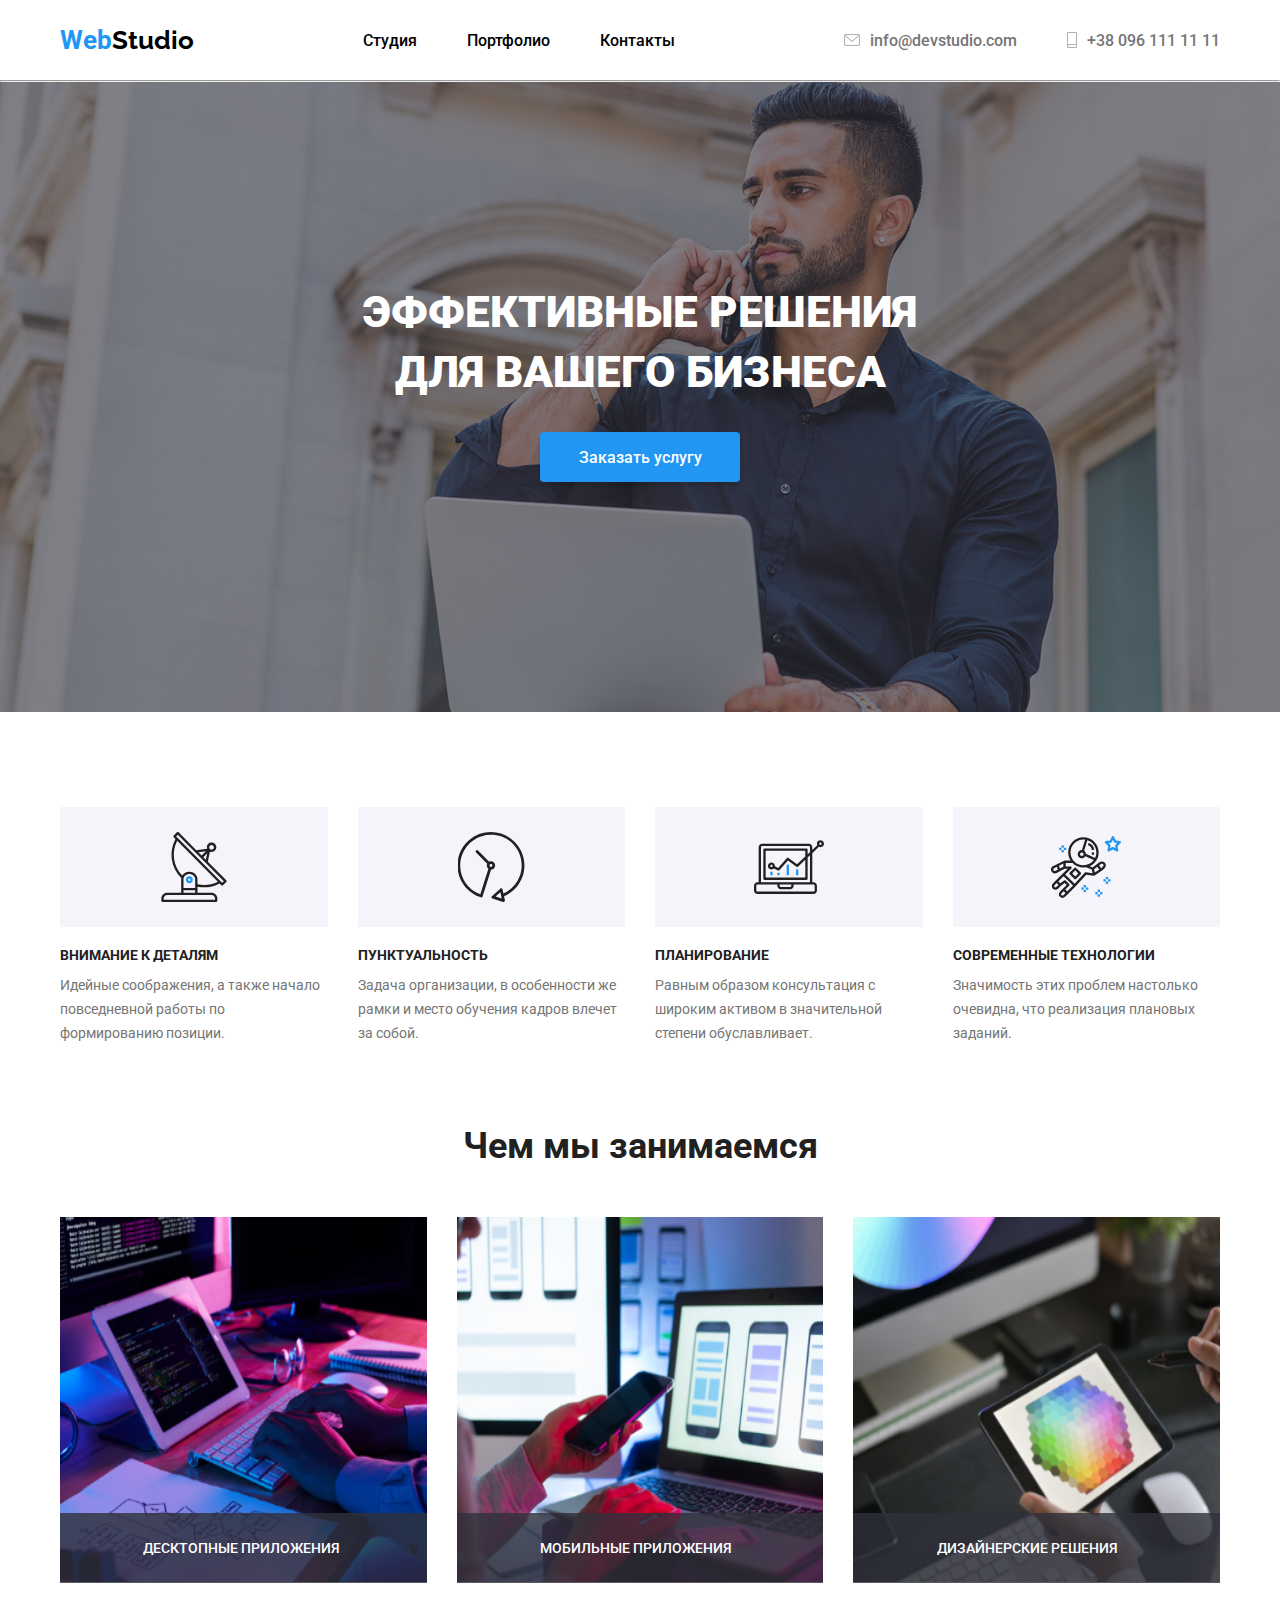
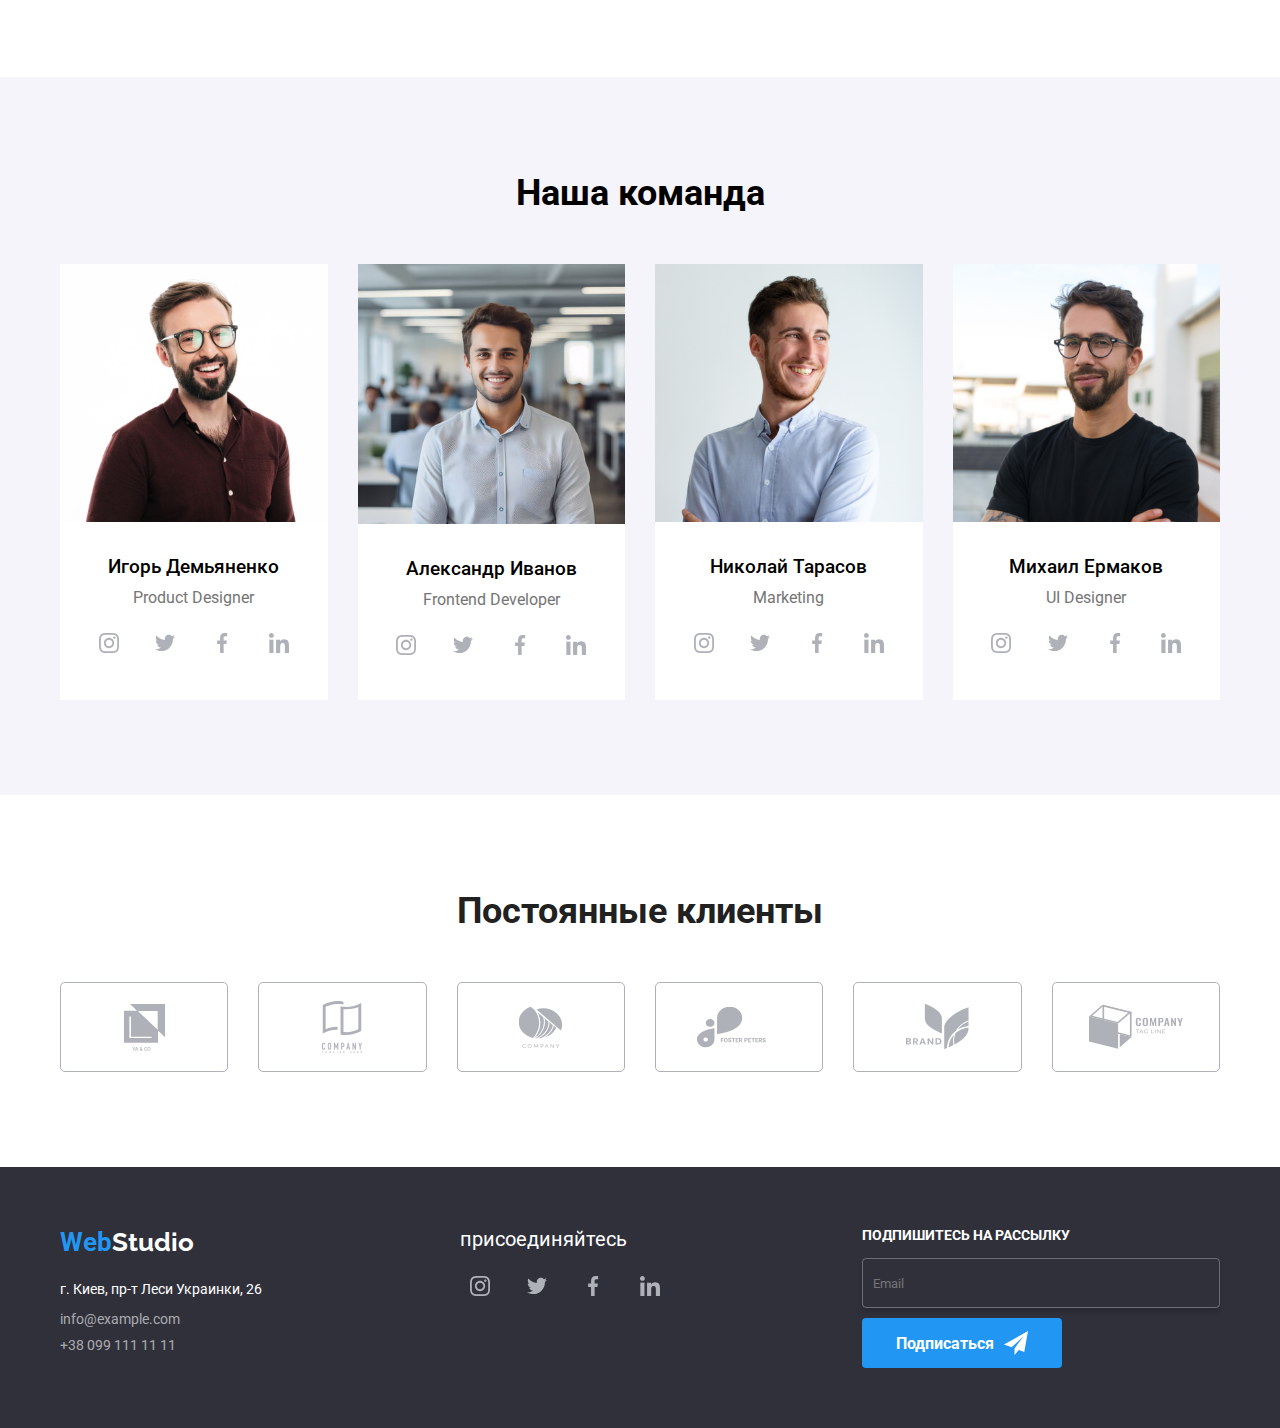
<file: index.html>
<!DOCTYPE html>
<html lang="en">
<head>
    <meta charset="UTF-8">
    <meta http-equiv="X-UA-Compatible" content="IE=edge">
    <meta name="viewport" content="width=device-width, initial-scale=1.0">
    <link rel="icon" href="./icons/WebStudio.svg">
    <title>Web Studio</title>
    <link rel="stylesheet" href="style.css">
</head>
<body>
    <header class="header">
        <div class="container">
            <nav class="navbar">
                <div class="logo">
                    <a href="#"><span>Web</span>Studio</a>
                </div>
                <div class="navbar-center">
                    <img src="icons/hamburger-menu.svg" alt="">
                    <a class="nav-link first-link" href="#">Студия</a>
                    <a class="nav-link second-link" href="portfolio.html">Портфолио</a>
                    <a class="nav-link third-link" href="#">Контакты</a>
                </div>
                <div class="navbar-number">
                    <a class="nav-link email" href="#">
                        <svg class="ico" width="16.000000" height="12.000000" viewBox="0 0 16 12" fill="none" xmlns="http://www.w3.org/2000/svg" xmlns:xlink="http://www.w3.org/1999/xlink">
                            <desc>
                                    Created with Pixso.
                            </desc>
                            <defs/>
                            <path id="envelope (hover)" d="M14.5 0L1.5 0C0.67 0 0 0.67 0 1.5L0 10.5C0 11.32 0.67 12 1.5 12L14.5 12C15.32 12 16 11.32 16 10.5L16 1.5C16 0.67 15.32 0 14.5 0ZM14.5 1C14.56 1 14.63 1.01 14.69 1.03L8 6.83L1.3 1.03C1.36 1.01 1.43 1 1.5 1L14.5 1ZM14.5 11L1.5 11C1.22 11 1 10.77 1 10.5L1 2.09L7.67 7.87C7.76 7.95 7.88 8 8 8C8.11 8 8.23 7.95 8.32 7.87L15 2.09L15 10.5C15 10.77 14.77 11 14.5 11Z" fill="currentColor" fill-opacity="1.000000" fill-rule="nonzero"/>
                        </svg>
                        info@devstudio.com</a>
                    <a class="nav-link" href="#">
                        <svg class="ico" width="10.000000" height="16.000000" viewBox="0 0 10 16" fill="none" xmlns="http://www.w3.org/2000/svg" xmlns:xlink="http://www.w3.org/1999/xlink">
                            <desc>
                                    Created with Pixso.
                            </desc>
                            <defs/>
                            <path d="M8.5 0L1.5 0C0.67 0 0 0.67 0 1.5L0 14.5C0 15.32 0.67 16 1.5 16L8.5 16C9.32 16 10 15.32 10 14.5L10 1.5C10 0.67 9.32 0 8.5 0ZM1.5 1L8.5 1C8.77 1 9 1.22 9 1.5L9 12L1 12L1 1.5C1 1.22 1.22 1 1.5 1ZM8.5 15L1.5 15C1.22 15 1 14.77 1 14.5L1 13L9 13L9 14.5C9 14.77 8.77 15 8.5 15Z" fill="currentColor" fill-opacity="1.000000" fill-rule="nonzero"/>
                            <path d="M2.35 13.73C2.54 13.92 2.54 14.21 2.35 14.39C2.15 14.58 1.84 14.58 1.64 14.39C1.45 14.21 1.45 13.92 1.64 13.73C1.84 13.55 2.15 13.55 2.35 13.73Z" fill="currentColor" fill-opacity="1.000000" fill-rule="nonzero"/>
                        </svg>
                        +38 096 111 11 11</a>
                </div>
            </nav>
        </div>
    </header>
    <hr>
    <main class="main">
        <section class="hero">
            <div class="container">
                <div class="hero-content hero-item">
                    <div class="">
                        <h1 class="hero-title">
                            Эффективные решения <br> для вашего бизнеса
                        </h1>
                        <div class="button-pl">
                            <button class="hero-btn">Заказать услугу</button>
                        </div>
                    </div>
                </div>
            </div>
        </section>
        <section class="feature">
            <div class="container">
                <div class="feature-content">
                    <div class="feature-item">
                        <div class="icon-pl">
                            <img src="icons/antenna 1.svg" alt="">
                        </div>
                        <h3 class="f-item-title">Внимание к деталям</h3>
                        <p class="f-item-p">Идейные соображения, а также  начало  повседневной работы по формированию позиции.</p>
                    </div>
                    <div class="feature-item">
                        <div class="icon-pl">
                            <img src="icons/clock.svg" alt="">
                        </div>
                        <h3 class="f-item-title">Пунктуальность</h3>
                        <p class="f-item-p">Задача организации, в особенности же рамки и место обучения кадров влечет за собой.</p>
                    </div>
                    <div class="feature-item">
                        <div class="icon-pl">
                            <img src="icons/diagram 1.svg" alt="">
                        </div>
                        <h3 class="f-item-title">Планирование</h3>
                        <p class="f-item-p">Равным образом консультация с широким активом в значительной степени обуславливает.</p>
                    </div>
                    <div class="feature-item">
                        <div class="icon-pl">
                            <img src="icons/astronaut 1.svg" alt="">
                        </div>
                        <h3 class="f-item-title">Современные технологии</h3>
                        <p class="f-item-p">Значимость этих проблем настолько очевидна, что реализация плановых заданий.</p>
                    </div>
                </div>
            </div>
        </section>
        <section class="about">
            <div class="container">
                <h2 class="about-title">Чем мы занимаемся</h2>
                <div class="about-content">
                    <div class="about-item">
                        <img src="img/img1.png" alt="About picture" width="357">
                        <div class="liner-gr">
                            <h3 class="img-title">Десктопные приложения</h3>
                        </div>
                    </div>
                    <div class="about-item">
                        <img src="img/img 2.png" alt="About picture" width="357">
                        <div class="liner-gr">
                            <h3 class="img-title">Мобильные приложения</h3>
                        </div>
                    </div>
                    <div class="about-item">
                        <img src="img/img3.png" alt="About picture" width="357">
                        <div class="liner-gr">
                            <h3 class="img-title">Дизайнерские решения</h3>
                        </div>
                    </div>
                </div>
            </div>
        </section>
        <section class="our-team">
            <div class="container team">
                <h2 class="team-title">Наша команда</h2>
                <div class="team-content">
                    <div class="team-item">
                        <img src="team-img/Igor.png" alt="" width="270px">
                        <h3 class="t-item-title">Игорь Демьяненко</h3>
                        <div class="sub-title">Product Designer</div>
                        <div class="social-icons">
                            <div class="icon">
                                <a target="_blank" href="">
                                    <svg class="ico" width="20.000000" height="20.000000" viewBox="0 0 20 20" fill="none" xmlns="http://www.w3.org/2000/svg" xmlns:xlink="http://www.w3.org/1999/xlink">
                                        <desc>
                                                Created with Pixso.
                                        </desc>
                                        <defs>
                                            <clipPath id="clip1_7558">
                                                <rect id="instagram 2" width="20.000000" height="20.000000" fill="white" fill-opacity="0"/>
                                            </clipPath>
                                        </defs>
                                        <rect id="instagram 2" width="20.000000" height="20.000000" fill="#FFFFFF" fill-opacity="0"/>
                                        <g clip-path="url(#clip1_7558)">
                                            <path id="Vector" d="M19.98 5.88C19.93 4.81 19.76 4.08 19.51 3.45C19.26 2.78 18.87 2.18 18.35 1.67C17.85 1.17 17.25 0.77 16.58 0.52C15.95 0.28 15.22 0.1 14.16 0.06C13.09 0.01 12.75 0 10.03 0C7.32 0 6.98 0.01 5.91 0.05C4.85 0.1 4.12 0.27 3.48 0.52C2.81 0.77 2.21 1.16 1.71 1.67C1.2 2.18 0.81 2.78 0.56 3.44C0.31 4.08 0.14 4.81 0.09 5.87C0.04 6.94 0.03 7.28 0.03 10C0.03 12.71 0.04 13.05 0.09 14.12C0.14 15.18 0.31 15.91 0.55 16.55C0.81 17.22 1.2 17.82 1.71 18.32C2.21 18.83 2.82 19.22 3.48 19.47C4.12 19.72 4.84 19.89 5.91 19.94C6.97 19.98 7.31 19.99 10.03 19.99C12.74 19.99 13.08 19.98 14.15 19.94C15.21 19.89 15.94 19.72 16.58 19.47C17.92 18.95 18.98 17.89 19.5 16.55C19.75 15.91 19.92 15.18 19.97 14.12C20.01 13.05 20.03 12.71 20.03 10C20.03 7.28 20.02 6.94 19.98 5.88ZM18.17 14.04C18.13 15.02 17.97 15.54 17.83 15.9C17.49 16.77 16.8 17.46 15.93 17.8C15.58 17.93 15.05 18.1 14.08 18.14C13.02 18.19 12.7 18.2 10.04 18.2C7.37 18.2 7.05 18.19 6 18.14C5.02 18.1 4.49 17.93 4.14 17.8C3.71 17.64 3.31 17.38 2.99 17.05C2.66 16.72 2.41 16.33 2.25 15.9C2.11 15.55 1.94 15.02 1.9 14.04C1.85 12.99 1.84 12.67 1.84 10C1.84 7.34 1.85 7.02 1.9 5.96C1.94 4.99 2.11 4.46 2.25 4.11C2.41 3.68 2.66 3.28 3 2.96C3.32 2.63 3.71 2.37 4.14 2.21C4.5 2.08 5.03 1.91 6 1.87C7.05 1.82 7.37 1.81 10.04 1.81C12.71 1.81 13.03 1.82 14.08 1.87C15.06 1.91 15.58 2.08 15.94 2.21C16.37 2.37 16.76 2.63 17.08 2.96C17.42 3.28 17.67 3.68 17.83 4.11C17.97 4.46 18.13 4.99 18.17 5.96C18.22 7.02 18.23 7.34 18.23 10C18.23 12.67 18.22 12.99 18.17 14.04Z" fill="currentColor" fill-opacity="1.000000" fill-rule="nonzero"/>
                                            <path id="Vector" d="M10.03 4.86C7.2 4.86 4.89 7.16 4.89 10C4.89 12.83 7.2 15.13 10.03 15.13C12.87 15.13 15.17 12.83 15.17 10C15.17 7.16 12.87 4.86 10.03 4.86ZM10.03 13.33C8.19 13.33 6.7 11.84 6.7 10C6.7 8.16 8.19 6.66 10.03 6.66C11.87 6.66 13.36 8.16 13.36 10C13.36 11.84 11.87 13.33 10.03 13.33Z" fill="currentColor" fill-opacity="1.000000" fill-rule="nonzero"/>
                                            <path id="Vector" d="M16.57 4.66C16.57 5.32 16.04 5.86 15.37 5.86C14.71 5.86 14.17 5.32 14.17 4.66C14.17 3.99 14.71 3.46 15.37 3.46C16.04 3.46 16.57 3.99 16.57 4.66Z" fill="currentColor" fill-opacity="1.000000" fill-rule="nonzero"/>
                                        </g>
                                    </svg>
                                </a>
                            </div>
                            <div class="icon">
                                <a target="_blank" href="">
                                    <svg class="ico" width="20.000000" height="20.000000" viewBox="0 0 20 20" fill="none" xmlns="http://www.w3.org/2000/svg" xmlns:xlink="http://www.w3.org/1999/xlink">
                                        <desc>
                                                Created with Pixso.
                                        </desc>
                                        <defs>
                                            <clipPath id="clip1_7552">
                                                <rect id="twitter 1" width="20.000000" height="20.000000" fill="white" fill-opacity="0"/>
                                            </clipPath>
                                        </defs>
                                        <rect id="twitter 1" width="20.000000" height="20.000000" fill="#FFFFFF" fill-opacity="0"/>
                                        <g clip-path="url(#clip1_7552)">
                                            <path id="Vector" d="M20 3.79C19.25 4.12 18.46 4.34 17.63 4.44C18.48 3.93 19.13 3.14 19.44 2.17C18.64 2.65 17.77 2.98 16.84 3.17C16.08 2.37 15.01 1.87 13.84 1.87C11.57 1.87 9.74 3.71 9.74 5.97C9.74 6.3 9.77 6.61 9.84 6.91C6.43 6.74 3.41 5.11 1.39 2.62C1.03 3.23 0.83 3.93 0.83 4.69C0.83 6.11 1.56 7.37 2.65 8.1C1.99 8.09 1.34 7.89 0.8 7.59C0.8 7.6 0.8 7.62 0.8 7.64C0.8 9.63 2.22 11.29 4.08 11.67C3.75 11.76 3.38 11.8 3.01 11.8C2.74 11.8 2.48 11.79 2.23 11.73C2.76 13.36 4.27 14.55 6.06 14.59C4.67 15.68 2.89 16.34 0.98 16.34C0.64 16.34 0.32 16.32 0 16.28C1.81 17.45 3.96 18.12 6.29 18.12C13.83 18.12 17.95 11.87 17.95 6.45C17.95 6.27 17.95 6.1 17.94 5.92C18.75 5.34 19.44 4.62 20 3.79Z" fill="currentColor" fill-opacity="1.000000" fill-rule="nonzero"/>
                                        </g>
                                    </svg>
                                </a>
                            </div>
                            <div class="icon">
                                <a target="_blank" href="">
                                    <svg class="ico" width="20.000000" height="20.000000" viewBox="0 0 20 20" fill="none" xmlns="http://www.w3.org/2000/svg" xmlns:xlink="http://www.w3.org/1999/xlink">
                                        <desc>
                                                Created with Pixso.
                                        </desc>
                                        <defs>
                                            <clipPath id="clip1_7548">
                                                <rect id="facebook 1" width="20.000000" height="20.000000" fill="white" fill-opacity="0"/>
                                            </clipPath>
                                        </defs>
                                        <rect id="facebook 1" width="20.000000" height="20.000000" fill="#FFFFFF" fill-opacity="0"/>
                                        <g clip-path="url(#clip1_7548)">
                                            <path id="Vector" d="M13.33 3.32L15.15 3.32L15.15 0.14C14.84 0.09 13.75 0 12.49 0C9.86 0 8.06 1.65 8.06 4.69L8.06 7.5L5.15 7.5L5.15 11.05L8.06 11.05L8.06 20L11.62 20L11.62 11.05L14.4 11.05L14.85 7.5L11.62 7.5L11.62 5.05C11.62 4.02 11.89 3.32 13.33 3.32Z" fill="currentColor" fill-opacity="1.000000" fill-rule="nonzero"/>
                                        </g>
                                    </svg>
                                    
                                </a>
                            </div>
                            <div class="icon">
                                <a target="_blank" href="">
                                    <svg class="ico" width="20.000000" height="20.000000" viewBox="0 0 20 20" fill="none" xmlns="http://www.w3.org/2000/svg" xmlns:xlink="http://www.w3.org/1999/xlink">
                                        <desc>
                                                Created with Pixso.
                                        </desc>
                                        <defs>
                                            <clipPath id="clip1_7542">
                                                <rect id="linkedin 1" width="20.000000" height="20.000000" fill="white" fill-opacity="0"/>
                                            </clipPath>
                                        </defs>
                                        <rect id="linkedin 1" width="20.000000" height="20.000000" fill="#FFFFFF" fill-opacity="0"/>
                                        <g clip-path="url(#clip1_7542)">
                                            <path id="Vector" d="M19.99 20L19.99 19.99L20 19.99L20 12.66C20 9.07 19.22 6.31 15.03 6.31C13.01 6.31 11.66 7.41 11.11 8.46L11.05 8.46L11.05 6.64L7.07 6.64L7.07 19.99L11.21 19.99L11.21 13.38C11.21 11.64 11.54 9.96 13.7 9.96C15.82 9.96 15.85 11.95 15.85 13.49L15.85 20L19.99 20Z" fill="currentColor" fill-opacity="1.000000" fill-rule="nonzero"/>
                                            <path id="Vector" d="M0.33 6.64L4.47 6.64L4.47 19.99L0.33 19.99L0.33 6.64Z" fill="currentColor" fill-opacity="1.000000" fill-rule="nonzero"/>
                                            <path id="Vector" d="M2.4 0C1.07 0 0 1.07 0 2.4C0 3.72 1.07 4.82 2.4 4.82C3.72 4.82 4.8 3.72 4.8 2.4C4.8 1.07 3.72 0 2.4 0L2.4 0Z" fill="currentColor" fill-opacity="1.000000" fill-rule="nonzero"/>
                                        </g>
                                    </svg>
                                </a>
                            </div>
                        </div>
                    </div>
                    <div class="team-item">
                        <img class="ivanov" src="team-img/dev.jpg" alt="" width="270px">
                        <h3 class="t-item-title">Александр Иванов</h3>
                        <div class="sub-title">Frontend Developer</div>
                        <div class="social-icons">
                            <div class="icon">
                                <a href="">
                                    <svg class="ico" width="20.000000" height="20.000000" viewBox="0 0 20 20" fill="none" xmlns="http://www.w3.org/2000/svg" xmlns:xlink="http://www.w3.org/1999/xlink">
                                        <desc>
                                                Created with Pixso.
                                        </desc>
                                        <defs>
                                            <clipPath id="clip1_7558">
                                                <rect id="instagram 2" width="20.000000" height="20.000000" fill="white" fill-opacity="0"/>
                                            </clipPath>
                                        </defs>
                                        <rect id="instagram 2" width="20.000000" height="20.000000" fill="#FFFFFF" fill-opacity="0"/>
                                        <g clip-path="url(#clip1_7558)">
                                            <path id="Vector" d="M19.98 5.88C19.93 4.81 19.76 4.08 19.51 3.45C19.26 2.78 18.87 2.18 18.35 1.67C17.85 1.17 17.25 0.77 16.58 0.52C15.95 0.28 15.22 0.1 14.16 0.06C13.09 0.01 12.75 0 10.03 0C7.32 0 6.98 0.01 5.91 0.05C4.85 0.1 4.12 0.27 3.48 0.52C2.81 0.77 2.21 1.16 1.71 1.67C1.2 2.18 0.81 2.78 0.56 3.44C0.31 4.08 0.14 4.81 0.09 5.87C0.04 6.94 0.03 7.28 0.03 10C0.03 12.71 0.04 13.05 0.09 14.12C0.14 15.18 0.31 15.91 0.55 16.55C0.81 17.22 1.2 17.82 1.71 18.32C2.21 18.83 2.82 19.22 3.48 19.47C4.12 19.72 4.84 19.89 5.91 19.94C6.97 19.98 7.31 19.99 10.03 19.99C12.74 19.99 13.08 19.98 14.15 19.94C15.21 19.89 15.94 19.72 16.58 19.47C17.92 18.95 18.98 17.89 19.5 16.55C19.75 15.91 19.92 15.18 19.97 14.12C20.01 13.05 20.03 12.71 20.03 10C20.03 7.28 20.02 6.94 19.98 5.88ZM18.17 14.04C18.13 15.02 17.97 15.54 17.83 15.9C17.49 16.77 16.8 17.46 15.93 17.8C15.58 17.93 15.05 18.1 14.08 18.14C13.02 18.19 12.7 18.2 10.04 18.2C7.37 18.2 7.05 18.19 6 18.14C5.02 18.1 4.49 17.93 4.14 17.8C3.71 17.64 3.31 17.38 2.99 17.05C2.66 16.72 2.41 16.33 2.25 15.9C2.11 15.55 1.94 15.02 1.9 14.04C1.85 12.99 1.84 12.67 1.84 10C1.84 7.34 1.85 7.02 1.9 5.96C1.94 4.99 2.11 4.46 2.25 4.11C2.41 3.68 2.66 3.28 3 2.96C3.32 2.63 3.71 2.37 4.14 2.21C4.5 2.08 5.03 1.91 6 1.87C7.05 1.82 7.37 1.81 10.04 1.81C12.71 1.81 13.03 1.82 14.08 1.87C15.06 1.91 15.58 2.08 15.94 2.21C16.37 2.37 16.76 2.63 17.08 2.96C17.42 3.28 17.67 3.68 17.83 4.11C17.97 4.46 18.13 4.99 18.17 5.96C18.22 7.02 18.23 7.34 18.23 10C18.23 12.67 18.22 12.99 18.17 14.04Z" fill="currentColor" fill-opacity="1.000000" fill-rule="nonzero"/>
                                            <path id="Vector" d="M10.03 4.86C7.2 4.86 4.89 7.16 4.89 10C4.89 12.83 7.2 15.13 10.03 15.13C12.87 15.13 15.17 12.83 15.17 10C15.17 7.16 12.87 4.86 10.03 4.86ZM10.03 13.33C8.19 13.33 6.7 11.84 6.7 10C6.7 8.16 8.19 6.66 10.03 6.66C11.87 6.66 13.36 8.16 13.36 10C13.36 11.84 11.87 13.33 10.03 13.33Z" fill="currentColor" fill-opacity="1.000000" fill-rule="nonzero"/>
                                            <path id="Vector" d="M16.57 4.66C16.57 5.32 16.04 5.86 15.37 5.86C14.71 5.86 14.17 5.32 14.17 4.66C14.17 3.99 14.71 3.46 15.37 3.46C16.04 3.46 16.57 3.99 16.57 4.66Z" fill="currentColor" fill-opacity="1.000000" fill-rule="nonzero"/>
                                        </g>
                                    </svg>
                                </a>
                            </div>
                            <div class="icon">
                                <a href="">
                                    <svg class="ico" width="20.000000" height="20.000000" viewBox="0 0 20 20" fill="none" xmlns="http://www.w3.org/2000/svg" xmlns:xlink="http://www.w3.org/1999/xlink">
                                        <desc>
                                                Created with Pixso.
                                        </desc>
                                        <defs>
                                            <clipPath id="clip1_7552">
                                                <rect id="twitter 1" width="20.000000" height="20.000000" fill="white" fill-opacity="0"/>
                                            </clipPath>
                                        </defs>
                                        <rect id="twitter 1" width="20.000000" height="20.000000" fill="#FFFFFF" fill-opacity="0"/>
                                        <g clip-path="url(#clip1_7552)">
                                            <path id="Vector" d="M20 3.79C19.25 4.12 18.46 4.34 17.63 4.44C18.48 3.93 19.13 3.14 19.44 2.17C18.64 2.65 17.77 2.98 16.84 3.17C16.08 2.37 15.01 1.87 13.84 1.87C11.57 1.87 9.74 3.71 9.74 5.97C9.74 6.3 9.77 6.61 9.84 6.91C6.43 6.74 3.41 5.11 1.39 2.62C1.03 3.23 0.83 3.93 0.83 4.69C0.83 6.11 1.56 7.37 2.65 8.1C1.99 8.09 1.34 7.89 0.8 7.59C0.8 7.6 0.8 7.62 0.8 7.64C0.8 9.63 2.22 11.29 4.08 11.67C3.75 11.76 3.38 11.8 3.01 11.8C2.74 11.8 2.48 11.79 2.23 11.73C2.76 13.36 4.27 14.55 6.06 14.59C4.67 15.68 2.89 16.34 0.98 16.34C0.64 16.34 0.32 16.32 0 16.28C1.81 17.45 3.96 18.12 6.29 18.12C13.83 18.12 17.95 11.87 17.95 6.45C17.95 6.27 17.95 6.1 17.94 5.92C18.75 5.34 19.44 4.62 20 3.79Z" fill="currentColor" fill-opacity="1.000000" fill-rule="nonzero"/>
                                        </g>
                                    </svg>
                                </a>
                            </div>
                            <div class="icon">
                                <a href="">
                                    <svg class="ico" width="20.000000" height="20.000000" viewBox="0 0 20 20" fill="none" xmlns="http://www.w3.org/2000/svg" xmlns:xlink="http://www.w3.org/1999/xlink">
                                        <desc>
                                                Created with Pixso.
                                        </desc>
                                        <defs>
                                            <clipPath id="clip1_7548">
                                                <rect id="facebook 1" width="20.000000" height="20.000000" fill="white" fill-opacity="0"/>
                                            </clipPath>
                                        </defs>
                                        <rect id="facebook 1" width="20.000000" height="20.000000" fill="#FFFFFF" fill-opacity="0"/>
                                        <g clip-path="url(#clip1_7548)">
                                            <path id="Vector" d="M13.33 3.32L15.15 3.32L15.15 0.14C14.84 0.09 13.75 0 12.49 0C9.86 0 8.06 1.65 8.06 4.69L8.06 7.5L5.15 7.5L5.15 11.05L8.06 11.05L8.06 20L11.62 20L11.62 11.05L14.4 11.05L14.85 7.5L11.62 7.5L11.62 5.05C11.62 4.02 11.89 3.32 13.33 3.32Z" fill="currentColor" fill-opacity="1.000000" fill-rule="nonzero"/>
                                        </g>
                                    </svg>
                                    
                                </a>
                            </div>
                            <div class="icon">
                                <a href="">
                                    <svg class="ico" width="20.000000" height="20.000000" viewBox="0 0 20 20" fill="none" xmlns="http://www.w3.org/2000/svg" xmlns:xlink="http://www.w3.org/1999/xlink">
                                        <desc>
                                                Created with Pixso.
                                        </desc>
                                        <defs>
                                            <clipPath id="clip1_7542">
                                                <rect id="linkedin 1" width="20.000000" height="20.000000" fill="white" fill-opacity="0"/>
                                            </clipPath>
                                        </defs>
                                        <rect id="linkedin 1" width="20.000000" height="20.000000" fill="#FFFFFF" fill-opacity="0"/>
                                        <g clip-path="url(#clip1_7542)">
                                            <path id="Vector" d="M19.99 20L19.99 19.99L20 19.99L20 12.66C20 9.07 19.22 6.31 15.03 6.31C13.01 6.31 11.66 7.41 11.11 8.46L11.05 8.46L11.05 6.64L7.07 6.64L7.07 19.99L11.21 19.99L11.21 13.38C11.21 11.64 11.54 9.96 13.7 9.96C15.82 9.96 15.85 11.95 15.85 13.49L15.85 20L19.99 20Z" fill="currentColor" fill-opacity="1.000000" fill-rule="nonzero"/>
                                            <path id="Vector" d="M0.33 6.64L4.47 6.64L4.47 19.99L0.33 19.99L0.33 6.64Z" fill="currentColor" fill-opacity="1.000000" fill-rule="nonzero"/>
                                            <path id="Vector" d="M2.4 0C1.07 0 0 1.07 0 2.4C0 3.72 1.07 4.82 2.4 4.82C3.72 4.82 4.8 3.72 4.8 2.4C4.8 1.07 3.72 0 2.4 0L2.4 0Z" fill="currentColor" fill-opacity="1.000000" fill-rule="nonzero"/>
                                        </g>
                                    </svg>
                                </a>
                            </div>
                        </div>
                    </div>
                    <div class="team-item">
                        <img src="team-img/Nikolay.png" alt="" width="270px">
                        <h3 class="t-item-title">Николай Тарасов</h3>
                        <div class="sub-title">Marketing</div>
                        <div class="social-icons">
                            <div class="icon">
                                <a href="">
                                    <svg class="ico" width="20.000000" height="20.000000" viewBox="0 0 20 20" fill="none" xmlns="http://www.w3.org/2000/svg" xmlns:xlink="http://www.w3.org/1999/xlink">
                                        <desc>
                                            Created with Pixso.
                                        </desc>
                                        <defs>
                                            <clipPath id="clip1_7558">
                                                <rect id="instagram 2" width="20.000000" height="20.000000" fill="white" fill-opacity="0"/>
                                            </clipPath>
                                        </defs>
                                        <rect id="instagram 2" width="20.000000" height="20.000000" fill="#FFFFFF" fill-opacity="0"/>
                                        <g clip-path="url(#clip1_7558)">
                                            <path id="Vector" d="M19.98 5.88C19.93 4.81 19.76 4.08 19.51 3.45C19.26 2.78 18.87 2.18 18.35 1.67C17.85 1.17 17.25 0.77 16.58 0.52C15.95 0.28 15.22 0.1 14.16 0.06C13.09 0.01 12.75 0 10.03 0C7.32 0 6.98 0.01 5.91 0.05C4.85 0.1 4.12 0.27 3.48 0.52C2.81 0.77 2.21 1.16 1.71 1.67C1.2 2.18 0.81 2.78 0.56 3.44C0.31 4.08 0.14 4.81 0.09 5.87C0.04 6.94 0.03 7.28 0.03 10C0.03 12.71 0.04 13.05 0.09 14.12C0.14 15.18 0.31 15.91 0.55 16.55C0.81 17.22 1.2 17.82 1.71 18.32C2.21 18.83 2.82 19.22 3.48 19.47C4.12 19.72 4.84 19.89 5.91 19.94C6.97 19.98 7.31 19.99 10.03 19.99C12.74 19.99 13.08 19.98 14.15 19.94C15.21 19.89 15.94 19.72 16.58 19.47C17.92 18.95 18.98 17.89 19.5 16.55C19.75 15.91 19.92 15.18 19.97 14.12C20.01 13.05 20.03 12.71 20.03 10C20.03 7.28 20.02 6.94 19.98 5.88ZM18.17 14.04C18.13 15.02 17.97 15.54 17.83 15.9C17.49 16.77 16.8 17.46 15.93 17.8C15.58 17.93 15.05 18.1 14.08 18.14C13.02 18.19 12.7 18.2 10.04 18.2C7.37 18.2 7.05 18.19 6 18.14C5.02 18.1 4.49 17.93 4.14 17.8C3.71 17.64 3.31 17.38 2.99 17.05C2.66 16.72 2.41 16.33 2.25 15.9C2.11 15.55 1.94 15.02 1.9 14.04C1.85 12.99 1.84 12.67 1.84 10C1.84 7.34 1.85 7.02 1.9 5.96C1.94 4.99 2.11 4.46 2.25 4.11C2.41 3.68 2.66 3.28 3 2.96C3.32 2.63 3.71 2.37 4.14 2.21C4.5 2.08 5.03 1.91 6 1.87C7.05 1.82 7.37 1.81 10.04 1.81C12.71 1.81 13.03 1.82 14.08 1.87C15.06 1.91 15.58 2.08 15.94 2.21C16.37 2.37 16.76 2.63 17.08 2.96C17.42 3.28 17.67 3.68 17.83 4.11C17.97 4.46 18.13 4.99 18.17 5.96C18.22 7.02 18.23 7.34 18.23 10C18.23 12.67 18.22 12.99 18.17 14.04Z" fill="currentColor" fill-opacity="1.000000" fill-rule="nonzero"/>
                                            <path id="Vector" d="M10.03 4.86C7.2 4.86 4.89 7.16 4.89 10C4.89 12.83 7.2 15.13 10.03 15.13C12.87 15.13 15.17 12.83 15.17 10C15.17 7.16 12.87 4.86 10.03 4.86ZM10.03 13.33C8.19 13.33 6.7 11.84 6.7 10C6.7 8.16 8.19 6.66 10.03 6.66C11.87 6.66 13.36 8.16 13.36 10C13.36 11.84 11.87 13.33 10.03 13.33Z" fill="currentColor" fill-opacity="1.000000" fill-rule="nonzero"/>
                                            <path id="Vector" d="M16.57 4.66C16.57 5.32 16.04 5.86 15.37 5.86C14.71 5.86 14.17 5.32 14.17 4.66C14.17 3.99 14.71 3.46 15.37 3.46C16.04 3.46 16.57 3.99 16.57 4.66Z" fill="currentColor" fill-opacity="1.000000" fill-rule="nonzero"/>
                                        </g>
                                    </svg>
                                </a>
                            </div>
                            <div class="icon">
                                <a href="">
                                    <svg class="ico" width="20.000000" height="20.000000" viewBox="0 0 20 20" fill="none" xmlns="http://www.w3.org/2000/svg" xmlns:xlink="http://www.w3.org/1999/xlink">
                                        <desc>
                                                Created with Pixso.
                                        </desc>
                                        <defs>
                                            <clipPath id="clip1_7552">
                                                <rect id="twitter 1" width="20.000000" height="20.000000" fill="white" fill-opacity="0"/>
                                            </clipPath>
                                        </defs>
                                        <rect id="twitter 1" width="20.000000" height="20.000000" fill="#FFFFFF" fill-opacity="0"/>
                                        <g clip-path="url(#clip1_7552)">
                                            <path id="Vector" d="M20 3.79C19.25 4.12 18.46 4.34 17.63 4.44C18.48 3.93 19.13 3.14 19.44 2.17C18.64 2.65 17.77 2.98 16.84 3.17C16.08 2.37 15.01 1.87 13.84 1.87C11.57 1.87 9.74 3.71 9.74 5.97C9.74 6.3 9.77 6.61 9.84 6.91C6.43 6.74 3.41 5.11 1.39 2.62C1.03 3.23 0.83 3.93 0.83 4.69C0.83 6.11 1.56 7.37 2.65 8.1C1.99 8.09 1.34 7.89 0.8 7.59C0.8 7.6 0.8 7.62 0.8 7.64C0.8 9.63 2.22 11.29 4.08 11.67C3.75 11.76 3.38 11.8 3.01 11.8C2.74 11.8 2.48 11.79 2.23 11.73C2.76 13.36 4.27 14.55 6.06 14.59C4.67 15.68 2.89 16.34 0.98 16.34C0.64 16.34 0.32 16.32 0 16.28C1.81 17.45 3.96 18.12 6.29 18.12C13.83 18.12 17.95 11.87 17.95 6.45C17.95 6.27 17.95 6.1 17.94 5.92C18.75 5.34 19.44 4.62 20 3.79Z" fill="currentColor" fill-opacity="1.000000" fill-rule="nonzero"/>
                                        </g>
                                    </svg>
                                </a>
                            </div>
                            <div class="icon">
                                <a href="">
                                    <svg class="ico" width="20.000000" height="20.000000" viewBox="0 0 20 20" fill="none" xmlns="http://www.w3.org/2000/svg" xmlns:xlink="http://www.w3.org/1999/xlink">
                                        <desc>
                                                Created with Pixso.
                                        </desc>
                                        <defs>
                                            <clipPath id="clip1_7548">
                                                <rect id="facebook 1" width="20.000000" height="20.000000" fill="white" fill-opacity="0"/>
                                            </clipPath>
                                        </defs>
                                        <rect id="facebook 1" width="20.000000" height="20.000000" fill="#FFFFFF" fill-opacity="0"/>
                                        <g clip-path="url(#clip1_7548)">
                                            <path id="Vector" d="M13.33 3.32L15.15 3.32L15.15 0.14C14.84 0.09 13.75 0 12.49 0C9.86 0 8.06 1.65 8.06 4.69L8.06 7.5L5.15 7.5L5.15 11.05L8.06 11.05L8.06 20L11.62 20L11.62 11.05L14.4 11.05L14.85 7.5L11.62 7.5L11.62 5.05C11.62 4.02 11.89 3.32 13.33 3.32Z" fill="currentColor" fill-opacity="1.000000" fill-rule="nonzero"/>
                                        </g>
                                    </svg>
                                    
                                </a>
                            </div>
                            <div class="icon">
                                <a href="">
                                    <svg class="ico" width="20.000000" height="20.000000" viewBox="0 0 20 20" fill="none" xmlns="http://www.w3.org/2000/svg" xmlns:xlink="http://www.w3.org/1999/xlink">
                                        <desc>
                                                Created with Pixso.
                                        </desc>
                                        <defs>
                                            <clipPath id="clip1_7542">
                                                <rect id="linkedin 1" width="20.000000" height="20.000000" fill="white" fill-opacity="0"/>
                                            </clipPath>
                                        </defs>
                                        <rect id="linkedin 1" width="20.000000" height="20.000000" fill="#FFFFFF" fill-opacity="0"/>
                                        <g clip-path="url(#clip1_7542)">
                                            <path id="Vector" d="M19.99 20L19.99 19.99L20 19.99L20 12.66C20 9.07 19.22 6.31 15.03 6.31C13.01 6.31 11.66 7.41 11.11 8.46L11.05 8.46L11.05 6.64L7.07 6.64L7.07 19.99L11.21 19.99L11.21 13.38C11.21 11.64 11.54 9.96 13.7 9.96C15.82 9.96 15.85 11.95 15.85 13.49L15.85 20L19.99 20Z" fill="currentColor" fill-opacity="1.000000" fill-rule="nonzero"/>
                                            <path id="Vector" d="M0.33 6.64L4.47 6.64L4.47 19.99L0.33 19.99L0.33 6.64Z" fill="currentColor" fill-opacity="1.000000" fill-rule="nonzero"/>
                                            <path id="Vector" d="M2.4 0C1.07 0 0 1.07 0 2.4C0 3.72 1.07 4.82 2.4 4.82C3.72 4.82 4.8 3.72 4.8 2.4C4.8 1.07 3.72 0 2.4 0L2.4 0Z" fill="currentColor" fill-opacity="1.000000" fill-rule="nonzero"/>
                                        </g>
                                    </svg>
                                </a>
                            </div>
                        </div>
                    </div>
                    <div class="team-item">
                        <img src="team-img/Mihail.png" alt="" width="270px">
                        <h3 class="t-item-title">Михаил Ермаков</h3>
                        <div class="sub-title">UI Designer</div>
                        <div class="social-icons">
                            <div class="icon">
                                <a href="">
                                    <svg class="ico" width="20.000000" height="20.000000" viewBox="0 0 20 20" fill="none" xmlns="http://www.w3.org/2000/svg" xmlns:xlink="http://www.w3.org/1999/xlink">
                                        <desc>
                                                Created with Pixso.
                                        </desc>
                                        <defs>
                                            <clipPath id="clip1_7558">
                                                <rect id="instagram 2" width="20.000000" height="20.000000" fill="white" fill-opacity="0"/>
                                            </clipPath>
                                        </defs>
                                        <rect id="instagram 2" width="20.000000" height="20.000000" fill="#FFFFFF" fill-opacity="0"/>
                                        <g clip-path="url(#clip1_7558)">
                                            <path id="Vector" d="M19.98 5.88C19.93 4.81 19.76 4.08 19.51 3.45C19.26 2.78 18.87 2.18 18.35 1.67C17.85 1.17 17.25 0.77 16.58 0.52C15.95 0.28 15.22 0.1 14.16 0.06C13.09 0.01 12.75 0 10.03 0C7.32 0 6.98 0.01 5.91 0.05C4.85 0.1 4.12 0.27 3.48 0.52C2.81 0.77 2.21 1.16 1.71 1.67C1.2 2.18 0.81 2.78 0.56 3.44C0.31 4.08 0.14 4.81 0.09 5.87C0.04 6.94 0.03 7.28 0.03 10C0.03 12.71 0.04 13.05 0.09 14.12C0.14 15.18 0.31 15.91 0.55 16.55C0.81 17.22 1.2 17.82 1.71 18.32C2.21 18.83 2.82 19.22 3.48 19.47C4.12 19.72 4.84 19.89 5.91 19.94C6.97 19.98 7.31 19.99 10.03 19.99C12.74 19.99 13.08 19.98 14.15 19.94C15.21 19.89 15.94 19.72 16.58 19.47C17.92 18.95 18.98 17.89 19.5 16.55C19.75 15.91 19.92 15.18 19.97 14.12C20.01 13.05 20.03 12.71 20.03 10C20.03 7.28 20.02 6.94 19.98 5.88ZM18.17 14.04C18.13 15.02 17.97 15.54 17.83 15.9C17.49 16.77 16.8 17.46 15.93 17.8C15.58 17.93 15.05 18.1 14.08 18.14C13.02 18.19 12.7 18.2 10.04 18.2C7.37 18.2 7.05 18.19 6 18.14C5.02 18.1 4.49 17.93 4.14 17.8C3.71 17.64 3.31 17.38 2.99 17.05C2.66 16.72 2.41 16.33 2.25 15.9C2.11 15.55 1.94 15.02 1.9 14.04C1.85 12.99 1.84 12.67 1.84 10C1.84 7.34 1.85 7.02 1.9 5.96C1.94 4.99 2.11 4.46 2.25 4.11C2.41 3.68 2.66 3.28 3 2.96C3.32 2.63 3.71 2.37 4.14 2.21C4.5 2.08 5.03 1.91 6 1.87C7.05 1.82 7.37 1.81 10.04 1.81C12.71 1.81 13.03 1.82 14.08 1.87C15.06 1.91 15.58 2.08 15.94 2.21C16.37 2.37 16.76 2.63 17.08 2.96C17.42 3.28 17.67 3.68 17.83 4.11C17.97 4.46 18.13 4.99 18.17 5.96C18.22 7.02 18.23 7.34 18.23 10C18.23 12.67 18.22 12.99 18.17 14.04Z" fill="currentColor" fill-opacity="1.000000" fill-rule="nonzero"/>
                                            <path id="Vector" d="M10.03 4.86C7.2 4.86 4.89 7.16 4.89 10C4.89 12.83 7.2 15.13 10.03 15.13C12.87 15.13 15.17 12.83 15.17 10C15.17 7.16 12.87 4.86 10.03 4.86ZM10.03 13.33C8.19 13.33 6.7 11.84 6.7 10C6.7 8.16 8.19 6.66 10.03 6.66C11.87 6.66 13.36 8.16 13.36 10C13.36 11.84 11.87 13.33 10.03 13.33Z" fill="currentColor" fill-opacity="1.000000" fill-rule="nonzero"/>
                                            <path id="Vector" d="M16.57 4.66C16.57 5.32 16.04 5.86 15.37 5.86C14.71 5.86 14.17 5.32 14.17 4.66C14.17 3.99 14.71 3.46 15.37 3.46C16.04 3.46 16.57 3.99 16.57 4.66Z" fill="currentColor" fill-opacity="1.000000" fill-rule="nonzero"/>
                                        </g>
                                    </svg>
                                </a>
                            </div>
                            <div class="icon">
                                <a href="">
                                    <svg class="ico" width="20.000000" height="20.000000" viewBox="0 0 20 20" fill="none" xmlns="http://www.w3.org/2000/svg" xmlns:xlink="http://www.w3.org/1999/xlink">
                                        <desc>
                                                Created with Pixso.
                                        </desc>
                                        <defs>
                                            <clipPath id="clip1_7552">
                                                <rect id="twitter 1" width="20.000000" height="20.000000" fill="white" fill-opacity="0"/>
                                            </clipPath>
                                        </defs>
                                        <rect id="twitter 1" width="20.000000" height="20.000000" fill="#FFFFFF" fill-opacity="0"/>
                                        <g clip-path="url(#clip1_7552)">
                                            <path id="Vector" d="M20 3.79C19.25 4.12 18.46 4.34 17.63 4.44C18.48 3.93 19.13 3.14 19.44 2.17C18.64 2.65 17.77 2.98 16.84 3.17C16.08 2.37 15.01 1.87 13.84 1.87C11.57 1.87 9.74 3.71 9.74 5.97C9.74 6.3 9.77 6.61 9.84 6.91C6.43 6.74 3.41 5.11 1.39 2.62C1.03 3.23 0.83 3.93 0.83 4.69C0.83 6.11 1.56 7.37 2.65 8.1C1.99 8.09 1.34 7.89 0.8 7.59C0.8 7.6 0.8 7.62 0.8 7.64C0.8 9.63 2.22 11.29 4.08 11.67C3.75 11.76 3.38 11.8 3.01 11.8C2.74 11.8 2.48 11.79 2.23 11.73C2.76 13.36 4.27 14.55 6.06 14.59C4.67 15.68 2.89 16.34 0.98 16.34C0.64 16.34 0.32 16.32 0 16.28C1.81 17.45 3.96 18.12 6.29 18.12C13.83 18.12 17.95 11.87 17.95 6.45C17.95 6.27 17.95 6.1 17.94 5.92C18.75 5.34 19.44 4.62 20 3.79Z" fill="currentColor" fill-opacity="1.000000" fill-rule="nonzero"/>
                                        </g>
                                    </svg>
                                </a>
                            </div>
                            <div class="icon">
                                <a href="">
                                    <svg class="ico" width="20.000000" height="20.000000" viewBox="0 0 20 20" fill="none" xmlns="http://www.w3.org/2000/svg" xmlns:xlink="http://www.w3.org/1999/xlink">
                                        <desc>
                                                Created with Pixso.
                                        </desc>
                                        <defs>
                                            <clipPath id="clip1_7548">
                                                <rect id="facebook 1" width="20.000000" height="20.000000" fill="white" fill-opacity="0"/>
                                            </clipPath>
                                        </defs>
                                        <rect id="facebook 1" width="20.000000" height="20.000000" fill="#FFFFFF" fill-opacity="0"/>
                                        <g clip-path="url(#clip1_7548)">
                                            <path id="Vector" d="M13.33 3.32L15.15 3.32L15.15 0.14C14.84 0.09 13.75 0 12.49 0C9.86 0 8.06 1.65 8.06 4.69L8.06 7.5L5.15 7.5L5.15 11.05L8.06 11.05L8.06 20L11.62 20L11.62 11.05L14.4 11.05L14.85 7.5L11.62 7.5L11.62 5.05C11.62 4.02 11.89 3.32 13.33 3.32Z" fill="currentColor" fill-opacity="1.000000" fill-rule="nonzero"/>
                                        </g>
                                    </svg>
                                    
                                </a>
                            </div>
                            <div class="icon">
                                <a href="">
                                    <svg class="ico" width="20.000000" height="20.000000" viewBox="0 0 20 20" fill="none" xmlns="http://www.w3.org/2000/svg" xmlns:xlink="http://www.w3.org/1999/xlink">
                                        <desc>
                                                Created with Pixso.
                                        </desc>
                                        <defs>
                                            <clipPath id="clip1_7542">
                                                <rect id="linkedin 1" width="20.000000" height="20.000000" fill="white" fill-opacity="0"/>
                                            </clipPath>
                                        </defs>
                                        <rect id="linkedin 1" width="20.000000" height="20.000000" fill="#FFFFFF" fill-opacity="0"/>
                                        <g clip-path="url(#clip1_7542)">
                                            <path id="Vector" d="M19.99 20L19.99 19.99L20 19.99L20 12.66C20 9.07 19.22 6.31 15.03 6.31C13.01 6.31 11.66 7.41 11.11 8.46L11.05 8.46L11.05 6.64L7.07 6.64L7.07 19.99L11.21 19.99L11.21 13.38C11.21 11.64 11.54 9.96 13.7 9.96C15.82 9.96 15.85 11.95 15.85 13.49L15.85 20L19.99 20Z" fill="currentColor" fill-opacity="1.000000" fill-rule="nonzero"/>
                                            <path id="Vector" d="M0.33 6.64L4.47 6.64L4.47 19.99L0.33 19.99L0.33 6.64Z" fill="currentColor" fill-opacity="1.000000" fill-rule="nonzero"/>
                                            <path id="Vector" d="M2.4 0C1.07 0 0 1.07 0 2.4C0 3.72 1.07 4.82 2.4 4.82C3.72 4.82 4.8 3.72 4.8 2.4C4.8 1.07 3.72 0 2.4 0L2.4 0Z" fill="currentColor" fill-opacity="1.000000" fill-rule="nonzero"/>
                                        </g>
                                    </svg>
                                </a>
                            </div>
                        </div>
                    </div>
                </div>
            </div>
        </section>
        <section class="clients">
            <div class="container">
                <h2 class="clients-title">Постоянные клиенты</h2>
                <div class="client-content">
                    <div class="client-item">
                        <svg width="41.000000" height="47.000000" viewBox="0 0 41 47" fill="none" xmlns="http://www.w3.org/2000/svg" xmlns:xlink="http://www.w3.org/1999/xlink">
                            <desc>
                                    Created with Pixso.
                            </desc>
                            <defs/>
                            <path id="Union" d="M6 0L13.0078 6.63412L0 6.62646L0 38.8137L34 38.8137L34 26.507L41 33.1338L41 0L6 0ZM33.6924 6.91795L33.6924 25.7283L13.8226 6.91795L33.6924 6.91795ZM27.5232 34.1055L5.38013 34.1055L5.38013 12.4579L6.94531 12.4579L6.94531 32.6397L27.5232 32.6397L27.5232 34.1055ZM15.7677 45.4554Q15.7334 45.5697 15.7334 45.6943Q15.7334 45.9603 15.8442 46.1668Q15.9205 46.3091 16.0496 46.4231Q16.0789 46.449 16.11 46.4725Q16.4146 46.7026 16.8931 46.7026Q17.2883 46.7026 17.6013 46.5421Q17.7059 46.4885 17.8013 46.417L18.0015 46.6538L18.6899 46.6538L18.1675 46.0361Q18.4751 45.6162 18.4751 44.9595L17.96 44.9595Q17.96 45.2796 17.8414 45.5472Q17.8271 45.5797 17.811 45.6113L17.125 44.8008L17.3667 44.625Q17.623 44.4395 17.7354 44.2527Q17.7839 44.1719 17.8115 44.0844Q17.8477 43.9698 17.8477 43.8438Q17.8477 43.6753 17.7858 43.534Q17.7238 43.3927 17.5999 43.2786Q17.54 43.2235 17.4722 43.1817Q17.2584 43.0503 16.9639 43.0503Q16.6029 43.0503 16.366 43.2217Q16.3209 43.2544 16.2803 43.2932Q16.2213 43.3497 16.176 43.4156Q16.0264 43.6331 16.0264 43.9536Q16.0264 44.1245 16.1082 44.3076Q16.1899 44.4907 16.3975 44.752Q16.002 45.0352 15.8677 45.2415Q15.8013 45.3435 15.7677 45.4554ZM22.7621 46.2343Q22.996 45.9422 23.0381 45.4966L22.4229 45.4966Q22.374 45.8774 22.1909 46.041Q22.0078 46.2046 21.644 46.2046Q21.4076 46.2046 21.2389 46.0977Q21.1235 46.0247 21.0398 45.9019Q20.8335 45.5991 20.8335 45.0229L20.8335 44.708Q20.8384 44.1392 21.0544 43.845Q21.1366 43.7331 21.2458 43.6637Q21.4237 43.5508 21.6733 43.5508Q22.02 43.5508 22.1995 43.7205Q22.3789 43.8901 22.4229 44.2734L23.0381 44.2734Q22.988 43.7756 22.7195 43.4697Q22.6733 43.4171 22.6206 43.3701Q22.5745 43.329 22.5245 43.2932Q22.186 43.0503 21.6733 43.0503Q21.3052 43.0503 21.0107 43.1975Q20.9556 43.2251 20.9031 43.2578Q20.8109 43.3152 20.7307 43.386Q20.5205 43.5713 20.3916 43.8486Q20.2134 44.2319 20.2134 44.7349L20.2134 45.0669Q20.2207 45.5576 20.3965 45.9287Q20.525 46.2 20.7325 46.3807Q20.8088 46.4471 20.8958 46.5012Q20.9453 46.5321 20.9973 46.5582Q21.2844 46.7026 21.644 46.7026Q22.2025 46.7026 22.557 46.4337Q22.5884 46.4099 22.6182 46.384Q22.6975 46.315 22.7621 46.2343ZM26.2461 45.886Q26.4268 45.4917 26.4268 44.9692L26.4268 44.7715Q26.4243 44.2515 26.2412 43.8596Q26.1 43.5574 25.868 43.3642Q25.7992 43.3068 25.7224 43.259Q25.6571 43.2184 25.588 43.1857Q25.3021 43.0503 24.9521 43.0503Q24.6088 43.0503 24.327 43.1822Q24.2523 43.2172 24.1819 43.2615Q24.1158 43.303 24.0557 43.3518Q23.8099 43.5509 23.6619 43.8706Q23.4775 44.2686 23.4775 44.7886L23.4775 44.9888Q23.48 45.499 23.6643 45.8896Q23.802 46.1816 24.0258 46.3733Q24.1013 46.4381 24.1868 46.4915Q24.2678 46.5421 24.3544 46.5806Q24.6285 46.7026 24.957 46.7026Q25.3097 46.7026 25.5964 46.5651Q25.6649 46.5322 25.7297 46.4915Q25.8077 46.4424 25.8773 46.3834Q26.1074 46.1887 26.2461 45.886ZM10.6089 43.0991L9.79102 44.7837L8.97314 43.0991L8.28711 43.0991L9.48096 45.3452L9.48096 46.6538L10.1011 46.6538L10.1011 45.3452L11.2925 43.0991L10.6089 43.0991ZM11.6367 46.6538L11.9248 45.8262L13.3018 45.8262L13.5923 46.6538L14.2368 46.6538L12.8916 43.0991L12.3374 43.0991L10.9946 46.6538L11.6367 46.6538ZM16.8345 44.4541Q16.583 44.144 16.583 43.939Q16.583 43.8028 16.6428 43.7023Q16.6614 43.6712 16.6855 43.6436Q16.7209 43.6031 16.7648 43.5766Q16.8479 43.5264 16.9614 43.5264Q17.0742 43.5264 17.1594 43.5748Q17.196 43.5956 17.2275 43.6252Q17.286 43.6803 17.3119 43.7478Q17.3325 43.8016 17.3325 43.8633Q17.3325 43.9798 17.2859 44.073Q17.2485 44.1477 17.1812 44.2075L17.1055 44.2686L16.8345 44.4541ZM25.5857 43.8779Q25.8091 44.1929 25.8091 44.7837L25.8091 44.9692Q25.8091 45.5698 25.5881 45.8823Q25.4957 46.0131 25.3701 46.0892Q25.1956 46.1948 24.957 46.1948Q24.7395 46.1948 24.5729 46.1026Q24.4292 46.0231 24.3235 45.875Q24.0952 45.5552 24.0952 44.9692L24.0952 44.7642Q24.1001 44.1904 24.3259 43.8767Q24.4293 43.7331 24.5692 43.6552Q24.735 43.563 24.9521 43.563Q25.1865 43.563 25.3599 43.6658Q25.49 43.7429 25.5857 43.8779ZM12.6133 43.8535L13.1284 45.3281L12.0981 45.3281L12.6133 43.8535ZM17.0764 46.2131Q16.9949 46.229 16.9102 46.229Q16.694 46.229 16.5487 46.1275Q16.5151 46.1041 16.4854 46.0752Q16.4341 46.0255 16.3994 45.9662Q16.3267 45.8417 16.3267 45.6748Q16.3267 45.6172 16.3386 45.5621Q16.3857 45.3443 16.6196 45.167L16.6953 45.1133L17.4717 46.0288Q17.2841 46.1726 17.0764 46.2131Z" clip-rule="evenodd" fill="currentColor" fill-opacity="1.000000" fill-rule="evenodd"/>
                        </svg>
                    </div>
                    <div class="client-item">
                        <svg width="40.000000" height="52.000000" viewBox="0 0 40 52" fill="none" xmlns="http://www.w3.org/2000/svg" xmlns:xlink="http://www.w3.org/1999/xlink">
                            <desc>
                                    Created with Pixso.
                            </desc>
                            <defs/>
                            <path id="Union" d="M16.9771 2.93452L17.1136 2.93452C17.3666 2.93452 17.6398 2.95995 17.9105 2.98283C19.1031 3.06696 20.2874 3.24551 21.4521 3.51685L21.4521 0.653534C20.2528 0.352631 19.0297 0.157776 17.7966 0.0711975C17.3286 0.0355988 16.8303 0.0127106 16.3193 0L15.8917 0C13.4169 0.00930786 10.9526 0.327057 8.55554 0.945969C5.82532 1.62688 3.20471 2.69275 0.771606 4.11189L0.771606 32.5086C3.11438 31.2357 5.60718 30.2643 8.19128 29.6173C10.2317 29.0967 12.3175 28.7765 14.4194 28.6612L14.5029 28.6612C14.8546 28.6434 15.2062 28.6332 15.568 28.6306L15.568 25.7216C12.8368 25.7567 10.1194 26.1178 7.4729 26.7972C6.4939 27.0515 5.54773 27.3261 4.65979 27.6313L3.64795 27.9746L3.64795 5.83344L4.08044 5.62492C7.38171 4.05951 10.9523 3.14864 14.5966 2.94215C14.6268 2.93994 14.6573 2.93994 14.6876 2.94215C15.0898 2.9218 15.4946 2.91164 15.8917 2.91164L16.3472 2.91164C16.5571 2.91672 16.7671 2.9218 16.9771 2.93452ZM22.1528 5.86139C22.7877 5.9097 23.4454 5.93259 24.1108 5.93259C26.7125 5.92308 29.3031 5.59084 31.824 4.94339C34.4069 4.29396 36.8986 3.32178 39.2411 2.04956L39.2411 29.9402C36.8066 31.3585 34.1853 32.4243 31.4546 33.1061C29.0571 33.7227 26.593 34.0396 24.1184 34.0496C22.2433 34.0647 20.3737 33.8443 18.553 33.3935L18.553 5.32228C18.983 5.42146 19.4258 5.513 19.876 5.58929C20.6147 5.7139 21.3938 5.80544 22.1528 5.86139ZM36.347 6.07753L35.3352 6.41829C34.4042 6.73106 33.4657 7.01077 32.5221 7.25998C29.7749 7.96596 26.9514 8.32809 24.1158 8.33818C23.4556 8.33818 22.8485 8.32037 22.2616 8.28224L21.4546 8.22884L21.4546 31.0057L22.1477 31.0667C22.7903 31.1227 23.453 31.1506 24.1208 31.1506C26.3544 31.1412 28.5781 30.8533 30.7412 30.2937C32.5223 29.8469 34.2552 29.2243 35.9144 28.4348L36.347 28.2263L36.347 6.07753Z" clip-rule="evenodd" fill="currentColor" fill-opacity="1.000000" fill-rule="evenodd"/>
                            <path id="Vector" d="M2.73 42.21C2.59 42.06 2.41 41.94 2.22 41.86C2.02 41.78 1.82 41.74 1.61 41.75C1.38 41.75 1.16 41.79 0.96 41.87C0.77 41.95 0.59 42.06 0.45 42.21C0.31 42.35 0.2 42.53 0.12 42.72C0.04 42.92 0.01 43.13 0.01 43.34L0.01 47.14C0 47.41 0.05 47.67 0.16 47.92C0.25 48.11 0.38 48.28 0.54 48.42C0.69 48.55 0.87 48.64 1.06 48.69C1.24 48.75 1.43 48.77 1.62 48.77C1.84 48.78 2.04 48.73 2.24 48.64C2.43 48.56 2.6 48.44 2.74 48.29C2.88 48.14 3 47.97 3.07 47.78C3.15 47.59 3.2 47.38 3.2 47.18L3.2 46.75L2.2 46.75L2.2 47.09C2.21 47.21 2.19 47.32 2.15 47.43C2.11 47.51 2.06 47.58 2 47.64C1.94 47.69 1.87 47.73 1.79 47.75C1.73 47.77 1.66 47.79 1.59 47.79C1.5 47.8 1.41 47.78 1.33 47.75C1.24 47.71 1.17 47.66 1.12 47.58C1.03 47.43 0.98 47.25 0.99 47.07L0.99 43.54C0.98 43.34 1.02 43.15 1.11 42.97C1.16 42.89 1.23 42.83 1.32 42.79C1.41 42.75 1.5 42.73 1.6 42.74C1.68 42.74 1.77 42.76 1.84 42.79C1.92 42.83 1.99 42.89 2.04 42.96C2.15 43.1 2.21 43.28 2.2 43.46L2.2 43.79L3.18 43.79L3.18 43.41C3.19 43.18 3.15 42.95 3.06 42.74C2.99 42.54 2.88 42.36 2.73 42.21Z" fill="currentColor" fill-opacity="1.000000" fill-rule="nonzero"/>
                            <path id="Vector" d="M8.62 42.16C8.31 41.9 7.91 41.75 7.5 41.75C7.29 41.75 7.09 41.78 6.9 41.85C6.71 41.92 6.53 42.03 6.38 42.16C6.22 42.31 6.08 42.49 6 42.7C5.9 42.93 5.85 43.18 5.85 43.43L5.85 47.07C5.84 47.33 5.89 47.58 6 47.81C6.09 48.01 6.22 48.18 6.38 48.32C6.53 48.46 6.71 48.57 6.9 48.64C7.09 48.71 7.29 48.75 7.5 48.75C7.7 48.75 7.9 48.71 8.09 48.64C8.28 48.57 8.47 48.46 8.62 48.32C8.78 48.18 8.91 48.01 9 47.81C9.1 47.58 9.15 47.33 9.14 47.07L9.14 43.43C9.15 43.18 9.1 42.93 9 42.7C8.91 42.5 8.78 42.31 8.62 42.16ZM8.16 47.07C8.17 47.17 8.16 47.26 8.12 47.36C8.09 47.45 8.03 47.53 7.96 47.6C7.83 47.71 7.67 47.77 7.5 47.77C7.33 47.77 7.16 47.71 7.03 47.6C6.96 47.53 6.91 47.45 6.87 47.36C6.84 47.26 6.82 47.17 6.83 47.07L6.83 43.43C6.82 43.33 6.84 43.24 6.87 43.14C6.91 43.05 6.96 42.97 7.03 42.9C7.16 42.79 7.33 42.73 7.5 42.73C7.67 42.73 7.83 42.79 7.96 42.9C8.03 42.97 8.09 43.05 8.12 43.14C8.16 43.24 8.17 43.33 8.16 43.43L8.16 47.07Z" fill="currentColor" fill-opacity="1.000000" fill-rule="nonzero"/>
                            <path id="Vector" d="M16.36 48.69L16.36 41.81L15.41 41.81L14.16 45.45L14.14 45.45L12.88 41.81L11.93 41.81L11.93 48.69L12.92 48.69L12.92 44.5L12.93 44.5L13.9 47.47L14.39 47.47L15.36 44.5L15.38 44.5L15.38 48.69L16.36 48.69Z" fill="currentColor" fill-opacity="1.000000" fill-rule="nonzero"/>
                            <path id="Vector" d="M21.95 42.29C21.8 42.12 21.61 41.99 21.4 41.91C21.17 41.84 20.93 41.8 20.68 41.81L19.22 41.81L19.22 48.69L20.2 48.69L20.2 46L20.71 46C21.01 46.02 21.32 45.95 21.59 45.82C21.82 45.69 22 45.51 22.13 45.29C22.25 45.11 22.32 44.9 22.36 44.69C22.4 44.43 22.41 44.17 22.41 43.91C22.42 43.58 22.39 43.24 22.31 42.92C22.25 42.68 22.12 42.47 21.95 42.29ZM21.45 44.39C21.44 44.51 21.41 44.64 21.36 44.75C21.3 44.85 21.21 44.94 21.1 44.99C20.96 45.05 20.8 45.08 20.64 45.08L20.19 45.08L20.19 42.73L20.7 42.73C20.85 42.73 21 42.76 21.14 42.82C21.24 42.88 21.32 42.97 21.37 43.07C21.42 43.2 21.45 43.33 21.46 43.46C21.46 43.6 21.46 43.76 21.46 43.92C21.46 44.08 21.47 44.24 21.46 44.39L21.45 44.39Z" fill="currentColor" fill-opacity="1.000000" fill-rule="nonzero"/>
                            <path id="Vector" d="M26.6 41.81L25.8 41.81L24.28 48.69L25.26 48.69L25.55 47.21L26.89 47.21L27.18 48.69L28.16 48.69L26.6 41.81ZM25.7 46.28L26.18 43.78L26.2 43.78L26.68 46.28L25.7 46.28Z" fill="currentColor" fill-opacity="1.000000" fill-rule="nonzero"/>
                            <path id="Vector" d="M32.94 45.96L32.93 45.96L31.44 41.81L30.5 41.81L30.5 48.69L31.48 48.69L31.48 44.55L31.5 44.55L33 48.69L33.93 48.69L33.93 41.81L32.94 41.81L32.94 45.96Z" fill="currentColor" fill-opacity="1.000000" fill-rule="nonzero"/>
                            <path id="Vector" d="M38.94 41.81L38.15 44.54L38.13 44.54L37.34 41.81L36.3 41.81L37.65 45.78L37.65 48.69L38.63 48.69L38.63 45.78L39.98 41.81L38.94 41.81Z" fill="currentColor" fill-opacity="1.000000" fill-rule="nonzero"/>
                            <path id="Vector" d="M0 50.64L0.47 50.64L0.47 51.97L0.79 51.97L0.79 50.64L1.26 50.64L1.26 50.37L0 50.37L0 50.64Z" fill="currentColor" fill-opacity="1.000000" fill-rule="nonzero"/>
                            <path id="Vector" d="M3.97 50.37L3.35 51.97L3.69 51.97L3.82 51.6L4.46 51.6L4.6 51.97L4.95 51.97L4.31 50.37L3.97 50.37ZM3.92 51.33L4.14 50.74L4.36 51.33L3.92 51.33Z" fill="currentColor" fill-opacity="1.000000" fill-rule="nonzero"/>
                            <path id="Vector" d="M7.9 51.38L8.27 51.38L8.27 51.58C8.16 51.67 8.03 51.72 7.89 51.72C7.83 51.72 7.76 51.71 7.7 51.68C7.65 51.66 7.59 51.62 7.55 51.57C7.47 51.44 7.43 51.3 7.43 51.15C7.43 50.79 7.59 50.61 7.9 50.61C7.98 50.61 8.06 50.63 8.12 50.67C8.19 50.72 8.24 50.79 8.26 50.87L8.57 50.81C8.51 50.49 8.28 50.34 7.9 50.34C7.69 50.33 7.49 50.41 7.34 50.54C7.26 50.62 7.19 50.72 7.15 50.83C7.11 50.93 7.1 51.05 7.11 51.16C7.1 51.38 7.17 51.59 7.31 51.76C7.39 51.84 7.48 51.9 7.59 51.94C7.69 51.98 7.81 52 7.92 51.99C8.17 52 8.41 51.91 8.6 51.74L8.6 51.11L7.9 51.11L7.9 51.38Z" fill="currentColor" fill-opacity="1.000000" fill-rule="nonzero"/>
                            <path id="Vector" d="M11.92 50.37L11.59 50.37L11.59 51.97L12.71 51.97L12.71 51.7L11.92 51.7L11.92 50.37Z" fill="currentColor" fill-opacity="1.000000" fill-rule="nonzero"/>
                            <path id="Vector" d="M14.99 50.37L15.31 50.37L15.31 51.97L14.99 51.97L14.99 50.37Z" fill="currentColor" fill-opacity="1.000000" fill-rule="evenodd"/>
                            <path id="Vector" d="M18.63 51.44L17.98 50.37L17.66 50.37L17.66 51.97L17.96 51.97L17.96 50.92L18.61 51.97L18.93 51.97L18.93 50.37L18.63 50.37L18.63 51.44Z" fill="currentColor" fill-opacity="1.000000" fill-rule="nonzero"/>
                            <path id="Vector" d="M21.63 51.26L22.43 51.26L22.43 50.99L21.63 50.99L21.63 50.64L22.49 50.64L22.49 50.37L21.31 50.37L21.31 51.97L22.52 51.97L22.52 51.7L21.63 51.7L21.63 51.26Z" fill="currentColor" fill-opacity="1.000000" fill-rule="nonzero"/>
                            <path id="Vector" d="M28.91 51L28.28 51L28.28 50.37L27.96 50.37L27.96 51.97L28.28 51.97L28.28 51.27L28.91 51.27L28.91 51.97L29.23 51.97L29.23 50.37L28.91 50.37L28.91 51Z" fill="currentColor" fill-opacity="1.000000" fill-rule="nonzero"/>
                            <path id="Vector" d="M31.93 51.26L32.72 51.26L32.72 50.99L31.93 50.99L31.93 50.64L32.79 50.64L32.79 50.37L31.6 50.37L31.6 51.97L32.82 51.97L32.82 51.7L31.93 51.7L31.93 51.26Z" fill="currentColor" fill-opacity="1.000000" fill-rule="nonzero"/>
                            <path id="Vector" d="M36.02 51.26C36.3 51.22 36.44 51.07 36.44 50.82C36.45 50.75 36.44 50.68 36.41 50.62C36.38 50.56 36.34 50.5 36.28 50.46C36.14 50.39 35.97 50.36 35.81 50.37L35.14 50.37L35.14 51.97L35.46 51.97L35.46 51.3L35.52 51.3C35.59 51.29 35.66 51.31 35.72 51.33C35.77 51.36 35.81 51.4 35.83 51.45L36.18 51.96L36.57 51.96L36.37 51.65C36.29 51.49 36.16 51.36 36.02 51.26ZM35.69 51.04L35.46 51.04L35.46 50.64L35.71 50.64C35.82 50.63 35.93 50.64 36.04 50.68C36.06 50.7 36.08 50.72 36.09 50.75C36.1 50.78 36.11 50.81 36.11 50.84C36.1 50.88 36.1 50.91 36.08 50.93C36.07 50.96 36.05 50.98 36.02 51C35.92 51.04 35.8 51.05 35.69 51.04Z" fill="currentColor" fill-opacity="1.000000" fill-rule="nonzero"/>
                            <path id="Vector" d="M39.1 51.26L39.9 51.26L39.9 50.99L39.1 50.99L39.1 50.64L39.96 50.64L39.96 50.37L38.78 50.37L38.78 51.97L40 51.97L40 51.7L39.1 51.7L39.1 51.26Z" fill="currentColor" fill-opacity="1.000000" fill-rule="nonzero"/>
                        </svg>
                    </div>
                    <div class="client-item">
                        <svg width="44.000000" height="41.000000" viewBox="0 0 44 41" fill="none" xmlns="http://www.w3.org/2000/svg" xmlns:xlink="http://www.w3.org/1999/xlink">
                            <desc>
                                    Created with Pixso.
                            </desc>
                            <defs/>
                            <path id="Vector" d="M6.4 40.1C6.42 40.1 6.43 40.1 6.45 40.11C6.46 40.11 6.47 40.12 6.49 40.13L6.7 40.34C6.53 40.51 6.33 40.64 6.09 40.73C5.82 40.83 5.52 40.88 5.22 40.88C4.94 40.88 4.66 40.84 4.4 40.74C4.17 40.66 3.96 40.53 3.79 40.37C3.61 40.2 3.48 40 3.39 39.79C3.29 39.55 3.25 39.3 3.25 39.05C3.25 38.8 3.3 38.54 3.4 38.31C3.49 38.09 3.64 37.89 3.82 37.73C4.01 37.56 4.23 37.44 4.48 37.35C4.74 37.26 5.03 37.21 5.32 37.22C5.59 37.21 5.85 37.25 6.1 37.34C6.32 37.42 6.52 37.53 6.69 37.67L6.5 37.9C6.49 37.91 6.48 37.92 6.46 37.94C6.44 37.95 6.41 37.95 6.38 37.95C6.36 37.95 6.33 37.94 6.31 37.93L6.21 37.87L6.07 37.79C6.01 37.77 5.95 37.74 5.89 37.72C5.81 37.69 5.72 37.68 5.64 37.66C5.53 37.64 5.42 37.64 5.32 37.64C5.11 37.63 4.9 37.67 4.71 37.74C4.53 37.8 4.37 37.89 4.24 38.02C4.1 38.15 4 38.3 3.93 38.46C3.85 38.65 3.81 38.85 3.82 39.05C3.81 39.25 3.85 39.45 3.93 39.65C3.99 39.81 4.1 39.96 4.23 40.09C4.36 40.21 4.51 40.3 4.68 40.36C4.86 40.43 5.05 40.46 5.25 40.46C5.36 40.46 5.47 40.45 5.58 40.44C5.76 40.42 5.93 40.37 6.08 40.28C6.16 40.24 6.23 40.19 6.3 40.13C6.33 40.11 6.36 40.1 6.4 40.1Z" fill="currentColor" fill-opacity="1.000000" fill-rule="nonzero"/>
                            <path id="Vector" d="M12.7 39.05C12.7 39.3 12.65 39.55 12.55 39.79C12.46 40 12.32 40.19 12.14 40.36C11.96 40.52 11.74 40.65 11.5 40.73C10.96 40.91 10.37 40.91 9.84 40.73C9.6 40.65 9.38 40.52 9.2 40.36C9.02 40.19 8.88 39.99 8.78 39.78C8.59 39.3 8.59 38.78 8.78 38.3C8.88 38.09 9.02 37.89 9.2 37.72C9.38 37.56 9.6 37.44 9.84 37.36C10.37 37.18 10.96 37.18 11.5 37.36C11.74 37.45 11.96 37.57 12.14 37.74C12.32 37.9 12.46 38.09 12.55 38.31C12.65 38.54 12.7 38.8 12.7 39.05ZM12.13 39.05C12.13 38.85 12.1 38.65 12.02 38.46C11.96 38.29 11.86 38.14 11.73 38.01C11.6 37.89 11.45 37.8 11.27 37.73C10.88 37.6 10.45 37.6 10.07 37.73C9.89 37.8 9.73 37.89 9.6 38.01C9.47 38.14 9.37 38.29 9.31 38.46C9.17 38.84 9.17 39.26 9.31 39.64C9.37 39.8 9.47 39.96 9.6 40.08C9.73 40.2 9.89 40.3 10.07 40.36C10.45 40.49 10.88 40.49 11.27 40.36C11.45 40.3 11.6 40.2 11.73 40.08C11.86 39.96 11.96 39.8 12.02 39.64C12.1 39.45 12.13 39.25 12.13 39.05Z" fill="currentColor" fill-opacity="1.000000" fill-rule="nonzero"/>
                            <path id="Vector" d="M17 39.67L17.05 39.8C17.08 39.76 17.09 39.71 17.12 39.67C17.14 39.63 17.16 39.58 17.19 39.54L18.58 37.34C18.61 37.3 18.63 37.28 18.66 37.27C18.7 37.26 18.74 37.26 18.77 37.26L19.19 37.26L19.19 40.84L18.7 40.84L18.7 38.21C18.7 38.17 18.7 38.13 18.7 38.09C18.7 38.05 18.7 38.01 18.7 37.97L17.3 40.2C17.28 40.24 17.25 40.26 17.21 40.28C17.18 40.3 17.14 40.31 17.09 40.31L17.02 40.31C16.97 40.31 16.93 40.3 16.9 40.28C16.86 40.26 16.83 40.24 16.81 40.2L15.37 37.96C15.37 38 15.37 38.04 15.37 38.09C15.37 38.13 15.37 38.17 15.37 38.2L15.37 40.83L14.9 40.83L14.9 37.26L15.31 37.26C15.35 37.26 15.39 37.26 15.43 37.27C15.46 37.28 15.49 37.31 15.5 37.34L16.93 39.54C16.95 39.58 16.98 39.63 17 39.67Z" fill="currentColor" fill-opacity="1.000000" fill-rule="nonzero"/>
                            <path id="Vector" d="M22.24 39.49L22.24 40.83L21.69 40.83L21.69 37.26L22.91 37.26C23.14 37.25 23.37 37.28 23.59 37.34C23.77 37.38 23.93 37.46 24.07 37.56C24.19 37.66 24.28 37.78 24.34 37.91C24.41 38.06 24.44 38.21 24.43 38.37C24.44 38.52 24.4 38.68 24.33 38.82C24.27 38.96 24.17 39.08 24.04 39.18C23.9 39.29 23.73 39.37 23.56 39.42C23.34 39.48 23.12 39.51 22.9 39.5L22.24 39.49ZM22.24 39.11L22.9 39.11C23.04 39.11 23.19 39.09 23.32 39.05C23.43 39.02 23.54 38.97 23.63 38.9C23.71 38.83 23.77 38.75 23.81 38.66C23.86 38.57 23.88 38.47 23.88 38.36C23.88 38.26 23.87 38.16 23.82 38.07C23.78 37.98 23.72 37.9 23.63 37.83C23.42 37.69 23.16 37.62 22.9 37.63L22.24 37.63L22.24 39.11Z" fill="currentColor" fill-opacity="1.000000" fill-rule="nonzero"/>
                            <path id="Vector" d="M29.57 40.84L29.14 40.84C29.09 40.84 29.05 40.83 29.02 40.8C28.99 40.78 28.96 40.75 28.95 40.72L28.58 39.86L26.71 39.86L26.33 40.72C26.31 40.75 26.29 40.78 26.26 40.8C26.23 40.83 26.18 40.84 26.14 40.84L25.71 40.84L27.34 37.26L27.91 37.26L29.57 40.84ZM26.87 39.51L28.41 39.51L27.76 38.05C27.71 37.94 27.67 37.83 27.64 37.72L27.57 37.9C27.55 37.96 27.53 38.01 27.51 38.05L26.87 39.51Z" fill="currentColor" fill-opacity="1.000000" fill-rule="nonzero"/>
                            <path id="Vector" d="M31.92 37.27C31.96 37.29 31.98 37.31 32.01 37.34L34.39 40.04C34.39 39.99 34.39 39.95 34.39 39.91C34.39 39.87 34.39 39.83 34.39 39.79L34.39 37.26L34.88 37.26L34.88 40.84L34.61 40.84C34.57 40.84 34.53 40.83 34.49 40.82C34.46 40.8 34.43 40.78 34.41 40.75L32.02 38.05C32.03 38.09 32.03 38.14 32.02 38.18C32.02 38.22 32.02 38.25 32.02 38.29L32.02 40.84L31.54 40.84L31.54 37.26L31.83 37.26C31.86 37.26 31.89 37.26 31.92 37.27Z" fill="currentColor" fill-opacity="1.000000" fill-rule="nonzero"/>
                            <path id="Vector" d="M38.9 39.41L38.9 40.84L38.35 40.84L38.35 39.41L36.84 37.26L37.33 37.26C37.38 37.26 37.42 37.27 37.45 37.29C37.48 37.31 37.5 37.34 37.52 37.37L38.47 38.76C38.51 38.82 38.54 38.87 38.57 38.93C38.59 38.98 38.61 39.03 38.63 39.08L38.7 38.92C38.73 38.87 38.76 38.81 38.8 38.76L39.73 37.36C39.75 37.33 39.77 37.31 39.8 37.28C39.83 37.26 39.87 37.25 39.91 37.25L40.41 37.25L38.9 39.41Z" fill="currentColor" fill-opacity="1.000000" fill-rule="nonzero"/>
                            <path id="Vector" d="M16.73 31.25C16.96 31.28 17.2 31.3 17.45 31.32C21.13 29.89 24.24 27.55 26.39 24.59C28.55 21.63 29.66 18.19 29.57 14.69L25.52 11.16C26.34 14.89 25.96 18.74 24.4 22.29C22.85 25.84 20.19 28.94 16.73 31.25Z" fill="currentColor" fill-opacity="1.000000" fill-rule="nonzero"/>
                            <path id="Vector" d="M15.28 31.09L15.39 31.11C19.09 28.8 21.92 25.59 23.49 21.88C25.07 18.17 25.33 14.13 24.24 10.29L18.47 5.27C20.8 9.4 21.74 14.01 21.18 18.58C20.62 23.15 18.57 27.49 15.28 31.09Z" fill="currentColor" fill-opacity="1.000000" fill-rule="nonzero"/>
                            <path id="Vector" d="M34.86 18.82C33.88 22.67 31.5 26.14 28.07 28.71C27.07 29.47 25.99 30.14 24.84 30.73C27.63 30.01 30.2 28.75 32.35 27.04C34.49 25.33 36.15 23.21 37.2 20.85L34.86 18.82Z" fill="currentColor" fill-opacity="1.000000" fill-rule="nonzero"/>
                            <path id="Vector" d="M33.94 18.26L30.61 15.36C30.55 18.66 29.47 21.89 27.48 24.71C25.49 27.52 22.68 29.83 19.32 31.38L19.34 31.38C20.08 31.38 20.83 31.34 21.57 31.26C24.71 30.15 27.48 28.38 29.64 26.11C31.8 23.84 33.28 21.14 33.94 18.26Z" fill="currentColor" fill-opacity="1.000000" fill-rule="nonzero"/>
                            <path id="Vector" d="M15.76 3.16L11.78 -0.31C8.23 0.89 5.17 2.99 3.01 5.72C0.85 8.45 -0.31 11.68 -0.33 14.99L-0.33 14.99C-0.31 18.65 1.11 22.2 3.7 25.08C6.3 27.96 9.93 30.01 14.02 30.9C17.67 27.04 19.8 22.26 20.12 17.27C20.43 12.29 18.9 7.34 15.76 3.16Z" fill="currentColor" fill-opacity="1.000000" fill-rule="nonzero"/>
                            <path id="Vector" d="M43.14 17.72C43.12 13.38 41.13 9.22 37.59 6.15C34.06 3.08 29.27 1.35 24.27 1.33C21.96 1.33 19.67 1.7 17.52 2.43L41.88 23.59C42.71 21.72 43.14 19.73 43.14 17.72Z" fill="currentColor" fill-opacity="1.000000" fill-rule="nonzero"/>
                        </svg>
                    </div>
                    <div class="client-item">
                        <svg width="85.000000" height="41.000000" viewBox="0 0 85 41" fill="none" xmlns="http://www.w3.org/2000/svg" xmlns:xlink="http://www.w3.org/1999/xlink">
                            <desc>
                                    Created with Pixso.
                            </desc>
                            <defs/>
                            <path id="Vector" d="M13.14 12.1L13.14 12.1C15.54 12.1 17.48 13.83 17.48 15.96L17.48 15.96C17.48 18.09 15.54 19.82 13.14 19.82L13.14 19.82C10.74 19.82 8.8 18.09 8.8 15.96L8.8 15.96C8.8 13.83 10.74 12.1 13.14 12.1Z" fill="currentColor" fill-opacity="1.000000" fill-rule="evenodd"/>
                            <path id="Vector" d="M45.19 10.86C45.18 7.9 43.86 5.07 41.5 2.97C39.15 0.88 35.96 -0.3 32.62 -0.31L32.62 -0.31C29.29 -0.3 26.1 0.88 23.74 2.97C21.39 5.07 20.06 7.9 20.05 10.86L20.05 27.19C20.05 27.19 45.19 24.7 45.19 10.87L45.19 10.86Z" fill="currentColor" fill-opacity="1.000000" fill-rule="nonzero"/>
                            <path id="Vector" d="M0 32.54C0 34.6 0.92 36.58 2.56 38.03C4.2 39.49 6.42 40.31 8.74 40.32C11.06 40.31 13.28 39.49 14.91 38.04C16.55 36.58 17.48 34.61 17.48 32.55L17.48 21.19C17.48 21.19 0 22.92 0 32.54ZM8.74 34.58C8.29 34.58 7.84 34.46 7.47 34.24C7.09 34.01 6.8 33.7 6.62 33.32C6.45 32.95 6.41 32.54 6.49 32.15C6.58 31.75 6.8 31.39 7.12 31.11C7.44 30.82 7.85 30.63 8.29 30.55C8.74 30.47 9.2 30.51 9.62 30.66C10.03 30.82 10.39 31.08 10.64 31.41C10.89 31.75 11.03 32.14 11.03 32.54C11.03 32.81 10.97 33.08 10.86 33.33C10.74 33.57 10.57 33.8 10.36 33.99C10.15 34.18 9.9 34.33 9.62 34.43C9.34 34.53 9.04 34.59 8.74 34.59L8.74 34.58Z" fill="currentColor" fill-opacity="1.000000" fill-rule="nonzero"/>
                            <path id="FOSTER PETERS" d="M30.41 34.27Q30.64 33.8 30.64 33.17L30.64 32.98Q30.64 32.35 30.41 31.87Q30.24 31.51 29.96 31.27Q29.87 31.2 29.77 31.13Q29.68 31.08 29.59 31.04Q29.24 30.88 28.82 30.88Q28.4 30.88 28.05 31.04Q27.96 31.08 27.87 31.13Q27.77 31.2 27.68 31.27Q27.4 31.51 27.23 31.87Q27 32.35 27 32.98L27 33.19Q27.01 33.8 27.24 34.28Q27.4 34.62 27.67 34.85Q27.77 34.94 27.88 35.01Q27.97 35.06 28.07 35.11Q28.42 35.26 28.83 35.26Q29.26 35.26 29.61 35.09Q29.7 35.05 29.78 35Q29.89 34.93 30 34.84Q30.25 34.61 30.41 34.27ZM33.41 33.81Q33.49 33.92 33.49 34.08Q33.49 34.21 33.43 34.31Q33.39 34.38 33.31 34.44Q33.14 34.57 32.82 34.57Q32.33 34.57 32.12 34.32Q31.98 34.15 31.98 33.86L31.1 33.86Q31.1 34.17 31.22 34.42Q31.26 34.51 31.31 34.59Q31.31 34.59 31.32 34.6Q31.53 34.9 31.93 35.08Q32.33 35.26 32.82 35.26Q33.53 35.26 33.95 34.95Q34.13 34.81 34.23 34.63Q34.37 34.39 34.37 34.08Q34.37 33.8 34.26 33.57Q34.18 33.39 34.03 33.25Q33.68 32.91 32.93 32.69Q32.53 32.56 32.32 32.42Q32.17 32.32 32.13 32.19Q32.11 32.13 32.11 32.07Q32.11 31.96 32.15 31.88Q32.2 31.78 32.29 31.71Q32.47 31.58 32.79 31.58Q33.12 31.58 33.31 31.74Q33.35 31.78 33.39 31.83Q33.49 31.98 33.49 32.2L34.37 32.2Q34.37 31.93 34.28 31.71Q34.23 31.61 34.17 31.51Q34.13 31.45 34.08 31.39Q33.9 31.17 33.62 31.04Q33.26 30.88 32.8 30.88Q32.35 30.88 31.98 31.03Q31.62 31.18 31.42 31.45Q31.34 31.56 31.3 31.69Q31.23 31.87 31.23 32.07Q31.23 32.27 31.29 32.45Q31.45 32.85 31.96 33.13Q32.22 33.27 32.68 33.42Q33.14 33.57 33.31 33.7Q33.37 33.75 33.41 33.81ZM67.73 33.81Q67.81 33.92 67.81 34.08Q67.81 34.21 67.75 34.31Q67.71 34.38 67.63 34.44Q67.45 34.57 67.14 34.57Q66.65 34.57 66.44 34.32Q66.3 34.15 66.3 33.86L65.42 33.86Q65.42 34.17 65.53 34.42Q65.57 34.51 65.63 34.59Q65.63 34.59 65.64 34.6Q65.85 34.9 66.24 35.08Q66.65 35.26 67.14 35.26Q67.85 35.26 68.27 34.95Q68.45 34.81 68.55 34.63Q68.69 34.39 68.69 34.08Q68.69 33.8 68.58 33.57Q68.49 33.39 68.35 33.25Q68 32.91 67.25 32.69Q66.85 32.56 66.64 32.42Q66.49 32.32 66.44 32.19Q66.43 32.13 66.43 32.07Q66.43 31.96 66.47 31.88Q66.51 31.78 66.61 31.71Q66.78 31.58 67.11 31.58Q67.44 31.58 67.62 31.74Q67.67 31.78 67.71 31.83Q67.81 31.98 67.81 32.2L68.69 32.2Q68.69 31.93 68.59 31.71Q68.55 31.61 68.49 31.51Q68.45 31.45 68.4 31.39Q68.22 31.17 67.94 31.04Q67.58 30.88 67.12 30.88Q66.67 30.88 66.3 31.03Q65.94 31.18 65.74 31.45Q65.66 31.56 65.62 31.69Q65.55 31.87 65.55 32.07Q65.55 32.27 65.61 32.45Q65.77 32.85 66.27 33.13Q66.54 33.27 67 33.42Q67.45 33.57 67.63 33.7Q67.69 33.75 67.73 33.81ZM24.73 33.46L26.41 33.46L26.41 32.75L24.73 32.75L24.73 31.65L26.62 31.65L26.62 30.94L23.85 30.94L23.85 35.2L24.73 35.2L24.73 33.46ZM36.87 31.65L38.18 31.65L38.18 30.94L34.7 30.94L34.7 31.65L35.99 31.65L35.99 35.2L36.87 35.2L36.87 31.65ZM39.56 33.35L41.24 33.35L41.24 32.66L39.56 32.66L39.56 31.65L41.53 31.65L41.53 30.94L38.68 30.94L38.68 35.2L41.54 35.2L41.54 34.5L39.56 34.5L39.56 33.35ZM42.93 33.64L43.63 33.64L44.43 35.2L45.37 35.2L45.37 35.16L44.45 33.42Q44.83 33.25 45.02 32.95Q45.21 32.66 45.21 32.23Q45.21 31.8 45.01 31.5Q44.93 31.38 44.8 31.27Q44.39 30.94 43.64 30.94L42.05 30.94L42.05 35.2L42.93 35.2L42.93 33.64ZM48.25 35.2L48.25 33.7L49.02 33.7Q49.78 33.7 50.21 33.34Q50.36 33.21 50.46 33.05Q50.64 32.76 50.64 32.35Q50.64 32.02 50.52 31.75Q50.49 31.68 50.45 31.61Q50.39 31.52 50.31 31.43Q50.14 31.24 49.88 31.11Q49.52 30.94 49.04 30.94L47.37 30.94L47.37 35.2L48.25 35.2ZM52.12 33.35L53.81 33.35L53.81 32.66L52.12 32.66L52.12 31.65L54.1 31.65L54.1 30.94L51.24 30.94L51.24 35.2L54.1 35.2L54.1 34.5L52.12 34.5L52.12 33.35ZM56.58 31.65L57.89 31.65L57.89 30.94L54.41 30.94L54.41 31.65L55.7 31.65L55.7 35.2L56.58 35.2L56.58 31.65ZM59.27 33.35L60.96 33.35L60.96 32.66L59.27 32.66L59.27 31.65L61.24 31.65L61.24 30.94L58.39 30.94L58.39 35.2L61.25 35.2L61.25 34.5L59.27 34.5L59.27 33.35ZM62.64 33.64L63.34 33.64L64.14 35.2L65.09 35.2L65.09 35.16L64.16 33.42Q64.55 33.25 64.74 32.95Q64.93 32.66 64.93 32.23Q64.93 31.8 64.73 31.5Q64.64 31.38 64.52 31.27Q64.11 30.94 63.35 30.94L61.77 30.94L61.77 35.2L62.64 35.2L62.64 33.64ZM29.51 31.95Q29.75 32.3 29.75 32.97L29.75 33.18Q29.74 33.85 29.51 34.19Q29.4 34.35 29.26 34.43Q29.07 34.54 28.83 34.54Q28.58 34.54 28.4 34.43Q28.24 34.34 28.14 34.18Q27.9 33.82 27.9 33.17L27.9 32.96Q27.9 32.29 28.14 31.95Q28.24 31.8 28.39 31.71Q28.57 31.6 28.82 31.6Q29.07 31.6 29.25 31.71Q29.4 31.8 29.51 31.95ZM43.64 32.93L42.93 32.93L42.93 31.65L43.64 31.65Q43.99 31.65 44.16 31.82Q44.19 31.85 44.21 31.88Q44.33 32.04 44.33 32.3Q44.33 32.52 44.23 32.67Q44.19 32.72 44.15 32.76Q44.15 32.76 44.14 32.77Q43.96 32.93 43.64 32.93ZM49.04 32.99L48.25 32.99L48.25 31.65L49.06 31.65Q49.32 31.65 49.49 31.78Q49.53 31.81 49.57 31.85Q49.61 31.89 49.64 31.94Q49.75 32.11 49.75 32.35Q49.75 32.6 49.64 32.75Q49.61 32.79 49.57 32.82Q49.39 32.99 49.04 32.99ZM63.35 32.93L62.64 32.93L62.64 31.65L63.35 31.65Q63.7 31.65 63.88 31.82Q63.9 31.85 63.92 31.88Q64.05 32.04 64.05 32.3Q64.05 32.52 63.94 32.67Q63.91 32.72 63.87 32.76Q63.86 32.76 63.86 32.77Q63.68 32.93 63.35 32.93Z" fill="currentColor" fill-opacity="1.000000" fill-rule="evenodd"/>
                        </svg>
                    </div>
                    <div class="client-item">
                        <svg width="63.000000" height="46.000000" viewBox="0 0 63 46" fill="none" xmlns="http://www.w3.org/2000/svg" xmlns:xlink="http://www.w3.org/1999/xlink">
                            <desc>
                                    Created with Pixso.
                            </desc>
                            <defs/>
                            <path id="Vector" d="M4.75 37.73C5 38.01 5.13 38.35 5.12 38.71C5.13 38.94 5.09 39.17 4.99 39.38C4.89 39.6 4.74 39.79 4.55 39.94C4.08 40.27 3.49 40.43 2.9 40.39L0 40.39L0 34.2L2.84 34.2C3.4 34.17 3.96 34.31 4.41 34.61C4.6 34.75 4.74 34.93 4.84 35.13C4.94 35.33 4.98 35.55 4.97 35.77C4.98 36.11 4.87 36.45 4.64 36.72C4.42 36.96 4.11 37.13 3.77 37.2C4.16 37.27 4.5 37.45 4.75 37.73ZM1.35 36.8L2.56 36.8C2.84 36.81 3.11 36.74 3.33 36.59C3.43 36.51 3.5 36.42 3.54 36.32C3.59 36.21 3.61 36.1 3.6 35.98C3.6 35.87 3.59 35.76 3.54 35.66C3.5 35.55 3.43 35.46 3.34 35.38C3.11 35.22 2.83 35.15 2.54 35.17L1.35 35.17L1.35 36.8ZM3.45 39.17C3.55 39.09 3.63 39 3.68 38.89C3.73 38.78 3.75 38.66 3.74 38.54C3.75 38.42 3.73 38.3 3.67 38.19C3.62 38.08 3.55 37.98 3.45 37.91C3.21 37.74 2.92 37.66 2.62 37.68L1.35 37.68L1.35 39.38L2.64 39.38C2.93 39.4 3.22 39.32 3.45 39.17Z" fill="currentColor" fill-opacity="1.000000" fill-rule="nonzero"/>
                            <path id="Vector" d="M10.57 40.39L8.98 37.97L8.39 37.97L8.39 40.39L7.03 40.39L7.03 34.2L9.6 34.2C10.25 34.16 10.9 34.35 11.4 34.73C11.76 35.06 11.98 35.51 12.01 35.98C12.05 36.44 11.9 36.91 11.59 37.29C11.27 37.62 10.84 37.84 10.36 37.92L12.05 40.39L10.57 40.39ZM8.39 37.13L9.5 37.13C10.28 37.13 10.66 36.82 10.66 36.19C10.67 36.06 10.65 35.94 10.6 35.82C10.55 35.7 10.48 35.59 10.38 35.49C10.13 35.31 9.82 35.22 9.5 35.24L8.38 35.24L8.39 37.13Z" fill="currentColor" fill-opacity="1.000000" fill-rule="nonzero"/>
                            <path id="Vector" d="M18.01 39.15L15.29 39.15L14.81 40.39L13.39 40.39L15.88 34.27L17.42 34.27L19.9 40.39L18.47 40.39L18.01 39.15ZM17.64 38.21L16.65 35.59L15.66 38.21L17.64 38.21Z" fill="currentColor" fill-opacity="1.000000" fill-rule="nonzero"/>
                            <path id="Vector" d="M27.32 40.39L25.97 40.39L22.94 36.18L22.94 40.39L21.59 40.39L21.59 34.2L22.94 34.2L25.97 38.43L25.97 34.2L27.32 34.2L27.32 40.39Z" fill="currentColor" fill-opacity="1.000000" fill-rule="nonzero"/>
                            <path id="Vector" d="M35.03 38.91C34.75 39.38 34.32 39.76 33.81 40C33.22 40.27 32.56 40.41 31.91 40.39L29.5 40.39L29.5 34.2L31.91 34.2C32.56 34.18 33.22 34.32 33.81 34.58C34.32 34.82 34.75 35.2 35.03 35.66C35.31 36.16 35.45 36.72 35.45 37.29C35.45 37.85 35.31 38.41 35.03 38.91ZM33.48 38.76C33.87 38.35 34.08 37.83 34.08 37.28C34.08 36.74 33.87 36.22 33.48 35.81C33.02 35.43 32.41 35.24 31.79 35.28L30.85 35.28L30.85 39.29L31.79 39.29C32.41 39.32 33.02 39.13 33.48 38.76Z" fill="currentColor" fill-opacity="1.000000" fill-rule="nonzero"/>
                            <path id="Vector" d="M18.85 -0.24C18.85 -0.24 36.29 5.79 35.92 14.51L35.92 29.27C35.92 29.27 18.49 23.24 18.86 14.51L18.85 -0.24Z" fill="currentColor" fill-opacity="1.000000" fill-rule="nonzero"/>
                            <path id="Vector" d="M51.46 25.81C54.75 23.74 58.56 22.45 62.54 22.07L62.54 17.46C57.95 19.07 54.07 22 51.46 25.81Z" fill="currentColor" fill-opacity="1.000000" fill-rule="nonzero"/>
                            <path id="Vector" d="M49.48 27.2C52.17 22.23 56.85 18.4 62.54 16.49L62.54 3.18C62.54 3.18 37.7 11.77 38.23 24.19L38.23 45.2C38.23 45.2 39.33 44.81 41.07 44.09C41.07 43.42 41.07 42.74 41.15 42.06C41.67 36.29 44.66 30.95 49.48 27.2Z" fill="currentColor" fill-opacity="1.000000" fill-rule="nonzero"/>
                            <path id="Vector" d="M47.11 35.01C47.25 33.55 47.54 32.11 47.98 30.71C44.98 33.94 43.17 37.96 42.79 42.19C42.75 42.58 42.73 42.98 42.72 43.4C44.14 42.78 45.78 42 47.5 41.09C47.06 39.09 46.93 37.04 47.11 35.01Z" fill="currentColor" fill-opacity="1.000000" fill-rule="nonzero"/>
                            <path id="Vector" d="M48.1 35.08C47.94 36.92 48.04 38.78 48.41 40.59C55.19 36.87 62.82 31.13 62.53 24.19L62.53 23.58C57.68 24.08 53.14 26.02 49.62 29.11C48.79 31.02 48.28 33.03 48.1 35.08Z" fill="currentColor" fill-opacity="1.000000" fill-rule="nonzero"/>
                        </svg>
                    </div>
                    <div class="client-item">
                        <svg width="94.000000" height="44.000000" viewBox="0 0 94 44" fill="none" xmlns="http://www.w3.org/2000/svg" xmlns:xlink="http://www.w3.org/1999/xlink">
                            <desc>
                                    Created with Pixso.
                            </desc>
                            <defs/>
                            <path id="Vector" d="M47.42 20.4C46.98 19.81 46.77 19.12 46.82 18.41L46.82 15.53C46.82 14.65 47.02 13.98 47.42 13.52C47.82 13.06 48.51 12.83 49.48 12.83C50.4 12.83 51.05 13.03 51.44 13.42C51.86 13.92 52.06 14.53 52.01 15.14L52.01 15.82L50.37 15.82L50.37 15.13C50.38 14.91 50.36 14.68 50.32 14.46C50.3 14.31 50.22 14.17 50.09 14.06C49.92 13.95 49.71 13.89 49.5 13.91C49.27 13.89 49.05 13.95 48.87 14.07C48.73 14.19 48.63 14.34 48.6 14.51C48.55 14.75 48.53 14.98 48.53 15.22L48.53 18.72C48.51 19.06 48.58 19.4 48.75 19.71C48.83 19.81 48.94 19.89 49.07 19.94C49.21 19.99 49.35 20.01 49.5 20C49.71 20.01 49.91 19.96 50.08 19.84C50.21 19.73 50.3 19.58 50.32 19.41C50.36 19.18 50.38 18.95 50.37 18.71L50.37 18L52.01 18L52.01 18.65C52.06 19.29 51.86 19.93 51.45 20.46C51.07 20.89 50.43 21.11 49.48 21.11C48.54 21.11 47.82 20.88 47.42 20.4Z" fill="currentColor" fill-opacity="1.000000" fill-rule="nonzero"/>
                            <path id="Vector" d="M54.25 20.43C53.84 19.98 53.63 19.33 53.63 18.46L53.63 15.43C53.63 14.58 53.84 13.93 54.25 13.49C54.67 13.05 55.36 12.83 56.33 12.83C57.3 12.83 57.99 13.05 58.4 13.49C58.81 13.93 59.03 14.58 59.03 15.43L59.03 18.46C59.03 19.32 58.81 19.98 58.39 20.43C57.97 20.88 57.29 21.11 56.33 21.11C55.38 21.11 54.67 20.88 54.25 20.43ZM57.1 19.71C57.24 19.42 57.31 19.12 57.29 18.81L57.29 15.09C57.31 14.79 57.25 14.49 57.1 14.21C57.02 14.11 56.9 14.02 56.76 13.97C56.63 13.92 56.48 13.9 56.33 13.92C56.18 13.9 56.03 13.92 55.9 13.97C55.76 14.03 55.64 14.11 55.56 14.21C55.41 14.49 55.34 14.79 55.36 15.09L55.36 18.83C55.34 19.13 55.41 19.44 55.56 19.72C55.66 19.82 55.77 19.89 55.91 19.95C56.04 20 56.18 20.02 56.33 20.02C56.47 20.02 56.62 20 56.75 19.95C56.88 19.89 57 19.82 57.1 19.72L57.1 19.71Z" fill="currentColor" fill-opacity="1.000000" fill-rule="nonzero"/>
                            <path id="Vector" d="M61 12.92L62.77 12.92L64.09 18.51L65.45 12.92L67.17 12.92L67.34 21L66.07 21L65.94 15.38L64.63 21L63.61 21L62.25 15.36L62.12 21L60.84 21L61 12.92Z" fill="currentColor" fill-opacity="1.000000" fill-rule="nonzero"/>
                            <path id="Vector" d="M69.33 12.92L72.08 12.92C73.66 12.92 74.46 13.68 74.46 15.21C74.46 16.68 73.62 17.41 71.95 17.41L71.01 17.41L71.01 21L69.32 21L69.33 12.92ZM71.68 16.37C71.84 16.39 72.01 16.38 72.18 16.33C72.34 16.29 72.49 16.21 72.61 16.12C72.81 15.84 72.89 15.52 72.85 15.2C72.86 14.96 72.84 14.71 72.77 14.47C72.75 14.39 72.71 14.31 72.65 14.25C72.59 14.18 72.52 14.13 72.43 14.09C72.2 13.99 71.94 13.94 71.68 13.96L71.02 13.96L71.02 16.37L71.68 16.37Z" fill="currentColor" fill-opacity="1.000000" fill-rule="nonzero"/>
                            <path id="Vector" d="M76.9 12.92L78.73 12.92L80.6 21L79.02 21L78.65 19.13L77.02 19.13L76.64 21L75.03 21L76.9 12.92ZM78.46 18.2L77.83 14.81L77.19 18.2L78.46 18.2Z" fill="currentColor" fill-opacity="1.000000" fill-rule="nonzero"/>
                            <path id="Vector" d="M82.11 12.92L83.3 12.92L85.58 17.53L85.58 12.92L86.99 12.92L86.99 21L85.86 21L83.57 16.19L83.57 21L82.11 21L82.11 12.92Z" fill="currentColor" fill-opacity="1.000000" fill-rule="nonzero"/>
                            <path id="Vector" d="M90.29 17.92L88.4 12.93L89.99 12.93L91.15 16.13L92.23 12.93L93.79 12.93L91.92 17.92L91.92 21L90.29 21L90.29 17.92Z" fill="currentColor" fill-opacity="1.000000" fill-rule="nonzero"/>
                            <path id="Vector" d="M50.04 24.53L50.04 24.95L48.66 24.95L48.66 28.23L48.08 28.23L48.08 24.95L46.68 24.95L46.68 24.53L50.04 24.53Z" fill="currentColor" fill-opacity="1.000000" fill-rule="nonzero"/>
                            <path id="Vector" d="M54.39 28.23L53.94 28.23C53.89 28.23 53.85 28.22 53.81 28.2C53.78 28.17 53.75 28.14 53.74 28.11L53.34 27.23L51.41 27.23L51.01 28.11C51 28.15 50.98 28.18 50.95 28.21C50.92 28.24 50.87 28.25 50.83 28.25L50.38 28.25L52.08 24.54L52.67 24.54L54.39 28.23ZM51.57 26.86L53.18 26.86L52.5 25.35C52.45 25.23 52.41 25.12 52.37 25C52.35 25.07 52.33 25.14 52.31 25.2L52.25 25.35L51.57 26.86Z" fill="currentColor" fill-opacity="1.000000" fill-rule="nonzero"/>
                            <path id="Vector" d="M57.32 27.87C57.42 27.87 57.53 27.87 57.64 27.87C57.73 27.86 57.82 27.84 57.91 27.82C57.99 27.81 58.07 27.78 58.15 27.76C58.23 27.73 58.3 27.7 58.38 27.67L58.38 26.83L57.7 26.83C57.68 26.83 57.67 26.83 57.65 26.83C57.63 26.82 57.62 26.81 57.61 26.8C57.6 26.79 57.59 26.78 57.58 26.77C57.58 26.76 57.57 26.75 57.57 26.74L57.57 26.45L58.89 26.45L58.89 27.87C58.79 27.94 58.67 28 58.55 28.05C58.43 28.1 58.31 28.14 58.18 28.17C58.04 28.21 57.89 28.23 57.75 28.25C57.59 28.26 57.42 28.27 57.26 28.27C56.96 28.27 56.67 28.23 56.4 28.13C56.14 28.05 55.91 27.91 55.72 27.75C55.53 27.58 55.38 27.38 55.28 27.16C55.17 26.91 55.12 26.65 55.13 26.39C55.12 26.13 55.17 25.87 55.28 25.62C55.38 25.4 55.52 25.2 55.72 25.03C55.91 24.86 56.14 24.73 56.4 24.65C56.69 24.55 57 24.51 57.31 24.51C57.46 24.51 57.62 24.52 57.78 24.54C57.92 24.56 58.05 24.59 58.18 24.64C58.3 24.67 58.42 24.72 58.52 24.78C58.63 24.84 58.73 24.9 58.82 24.98L58.65 25.2C58.64 25.22 58.62 25.24 58.6 25.25C58.58 25.27 58.55 25.27 58.52 25.27C58.48 25.27 58.45 25.26 58.42 25.25C58.37 25.22 58.31 25.19 58.25 25.16C58.18 25.12 58.1 25.08 58.02 25.06C57.92 25.02 57.82 24.99 57.71 24.98C57.57 24.95 57.42 24.94 57.28 24.94C57.05 24.94 56.83 24.98 56.62 25.05C56.43 25.11 56.26 25.21 56.12 25.34C55.98 25.47 55.88 25.63 55.81 25.8C55.66 26.2 55.66 26.63 55.81 27.03C55.88 27.21 56 27.37 56.15 27.5C56.29 27.63 56.46 27.73 56.64 27.79C56.86 27.86 57.09 27.88 57.32 27.87Z" fill="currentColor" fill-opacity="1.000000" fill-rule="nonzero"/>
                            <path id="Vector" d="M62.73 27.81L64.59 27.81L64.59 28.23L62.16 28.23L62.16 24.53L62.75 24.53L62.73 27.81Z" fill="currentColor" fill-opacity="1.000000" fill-rule="nonzero"/>
                            <path id="Vector" d="M66.52 28.23L65.93 28.23L65.93 24.53L66.52 24.53L66.52 28.23Z" fill="currentColor" fill-opacity="1.000000" fill-rule="nonzero"/>
                            <path id="Vector" d="M68.68 24.54C68.71 24.56 68.74 24.58 68.76 24.61L71.25 27.4C71.24 27.36 71.24 27.32 71.25 27.27C71.25 27.23 71.25 27.19 71.25 27.15L71.25 24.51L71.75 24.51L71.75 28.23L71.46 28.23C71.42 28.23 71.38 28.23 71.34 28.21C71.3 28.19 71.27 28.17 71.24 28.14L68.76 25.35C68.76 25.4 68.76 25.44 68.76 25.48C68.76 25.52 68.76 25.56 68.76 25.59L68.76 28.23L68.28 28.23L68.28 24.53L68.58 24.53C68.61 24.53 68.65 24.53 68.68 24.54Z" fill="currentColor" fill-opacity="1.000000" fill-rule="nonzero"/>
                            <path id="Vector" d="M76.03 24.53L76.03 24.93L73.97 24.93L73.97 26.16L75.64 26.16L75.64 26.55L73.97 26.55L73.97 27.81L76.03 27.81L76.03 28.22L73.37 28.22L73.37 24.53L76.03 24.53Z" fill="currentColor" fill-opacity="1.000000" fill-rule="nonzero"/>
                            <path id="Vector" d="M15.16 1.65L40.95 7.97L40.95 30.13L15.16 23.81L15.16 1.65ZM13.5 -0.24L13.5 24.89L42.6 32.02L42.6 6.9L13.5 -0.24Z" fill="currentColor" fill-opacity="1.000000" fill-rule="nonzero"/>
                            <path id="Vector" d="M29.1 43.69L0 36.55L0 11.42L29.1 18.56L29.1 43.69Z" fill="currentColor" fill-opacity="1.000000" fill-rule="nonzero"/>
                            <path id="Vector" d="M13.98 1.37L39.44 7.61L28.62 16.96L3.15 10.71L13.98 1.37ZM13.5 -0.24L0 11.42L29.1 18.56L42.6 6.9L13.5 -0.24Z" fill="currentColor" fill-opacity="1.000000" fill-rule="nonzero"/>
                            <path id="Vector" d="M30.74 42.27L42.6 32.03L30.74 29.11L30.74 42.27Z" fill="currentColor" fill-opacity="1.000000" fill-rule="nonzero"/>
                        </svg>
                    </div>
                </div>
            </div>
        </section>
    </main>
    <footer class="footer">
        <div class="container f-content">
            <div class="footer-content">
                <div class="footer-items f-left">
                    <div class="logo footer-logo">
                        <a href="#"><span>Web</span>Studio</a>
                    </div>
                    <div class="logo-p">
                        <div class="p-title">г. Киев, пр-т Леси Украинки, 26</div>
                        <div class="p-info">info@example.com </div>
                        <div class="p-info">+38 099 111 11 11 </div>
                    </div>
                </div>
                <div class="footer-items">
                    <div class="socials-title">присоединяйтесь</div>
                    <div class="social-icons footer-social">
                        <div class="icon">
                            <a target="_blank" href="">
                                <svg class="ico " width="20.000000" height="20.000000" viewBox="0 0 20 20" fill="none" xmlns="http://www.w3.org/2000/svg" xmlns:xlink="http://www.w3.org/1999/xlink">
                                    <desc>
                                            Created with Pixso.
                                    </desc>
                                    <defs>
                                        <clipPath id="clip1_7558">
                                            <rect id="instagram 2" width="20.000000" height="20.000000" fill="white" fill-opacity="0"/>
                                        </clipPath>
                                    </defs>
                                    <rect id="instagram 2" width="20.000000" height="20.000000" fill="#FFFFFF" fill-opacity="0"/>
                                    <g clip-path="url(#clip1_7558)">
                                        <path id="Vector" d="M19.98 5.88C19.93 4.81 19.76 4.08 19.51 3.45C19.26 2.78 18.87 2.18 18.35 1.67C17.85 1.17 17.25 0.77 16.58 0.52C15.95 0.28 15.22 0.1 14.16 0.06C13.09 0.01 12.75 0 10.03 0C7.32 0 6.98 0.01 5.91 0.05C4.85 0.1 4.12 0.27 3.48 0.52C2.81 0.77 2.21 1.16 1.71 1.67C1.2 2.18 0.81 2.78 0.56 3.44C0.31 4.08 0.14 4.81 0.09 5.87C0.04 6.94 0.03 7.28 0.03 10C0.03 12.71 0.04 13.05 0.09 14.12C0.14 15.18 0.31 15.91 0.55 16.55C0.81 17.22 1.2 17.82 1.71 18.32C2.21 18.83 2.82 19.22 3.48 19.47C4.12 19.72 4.84 19.89 5.91 19.94C6.97 19.98 7.31 19.99 10.03 19.99C12.74 19.99 13.08 19.98 14.15 19.94C15.21 19.89 15.94 19.72 16.58 19.47C17.92 18.95 18.98 17.89 19.5 16.55C19.75 15.91 19.92 15.18 19.97 14.12C20.01 13.05 20.03 12.71 20.03 10C20.03 7.28 20.02 6.94 19.98 5.88ZM18.17 14.04C18.13 15.02 17.97 15.54 17.83 15.9C17.49 16.77 16.8 17.46 15.93 17.8C15.58 17.93 15.05 18.1 14.08 18.14C13.02 18.19 12.7 18.2 10.04 18.2C7.37 18.2 7.05 18.19 6 18.14C5.02 18.1 4.49 17.93 4.14 17.8C3.71 17.64 3.31 17.38 2.99 17.05C2.66 16.72 2.41 16.33 2.25 15.9C2.11 15.55 1.94 15.02 1.9 14.04C1.85 12.99 1.84 12.67 1.84 10C1.84 7.34 1.85 7.02 1.9 5.96C1.94 4.99 2.11 4.46 2.25 4.11C2.41 3.68 2.66 3.28 3 2.96C3.32 2.63 3.71 2.37 4.14 2.21C4.5 2.08 5.03 1.91 6 1.87C7.05 1.82 7.37 1.81 10.04 1.81C12.71 1.81 13.03 1.82 14.08 1.87C15.06 1.91 15.58 2.08 15.94 2.21C16.37 2.37 16.76 2.63 17.08 2.96C17.42 3.28 17.67 3.68 17.83 4.11C17.97 4.46 18.13 4.99 18.17 5.96C18.22 7.02 18.23 7.34 18.23 10C18.23 12.67 18.22 12.99 18.17 14.04Z" fill="currentColor" fill-opacity="1.000000" fill-rule="nonzero"/>
                                        <path id="Vector" d="M10.03 4.86C7.2 4.86 4.89 7.16 4.89 10C4.89 12.83 7.2 15.13 10.03 15.13C12.87 15.13 15.17 12.83 15.17 10C15.17 7.16 12.87 4.86 10.03 4.86ZM10.03 13.33C8.19 13.33 6.7 11.84 6.7 10C6.7 8.16 8.19 6.66 10.03 6.66C11.87 6.66 13.36 8.16 13.36 10C13.36 11.84 11.87 13.33 10.03 13.33Z" fill="currentColor" fill-opacity="1.000000" fill-rule="nonzero"/>
                                        <path id="Vector" d="M16.57 4.66C16.57 5.32 16.04 5.86 15.37 5.86C14.71 5.86 14.17 5.32 14.17 4.66C14.17 3.99 14.71 3.46 15.37 3.46C16.04 3.46 16.57 3.99 16.57 4.66Z" fill="currentColor" fill-opacity="1.000000" fill-rule="nonzero"/>
                                    </g>
                                </svg>
                            </a>
                        </div>
                        <div class="icon">
                            <a target="_blank" href="">
                                <svg class="ico foot" width="20.000000" height="20.000000" viewBox="0 0 20 20" fill="none" xmlns="http://www.w3.org/2000/svg" xmlns:xlink="http://www.w3.org/1999/xlink">
                                    <desc>
                                            Created with Pixso.
                                    </desc>
                                    <defs>
                                        <clipPath id="clip1_7552">
                                            <rect id="twitter 1" width="20.000000" height="20.000000" fill="white" fill-opacity="0"/>
                                        </clipPath>
                                    </defs>
                                    <rect id="twitter 1" width="20.000000" height="20.000000" fill="#FFFFFF" fill-opacity="0"/>
                                    <g clip-path="url(#clip1_7552)">
                                        <path id="Vector" d="M20 3.79C19.25 4.12 18.46 4.34 17.63 4.44C18.48 3.93 19.13 3.14 19.44 2.17C18.64 2.65 17.77 2.98 16.84 3.17C16.08 2.37 15.01 1.87 13.84 1.87C11.57 1.87 9.74 3.71 9.74 5.97C9.74 6.3 9.77 6.61 9.84 6.91C6.43 6.74 3.41 5.11 1.39 2.62C1.03 3.23 0.83 3.93 0.83 4.69C0.83 6.11 1.56 7.37 2.65 8.1C1.99 8.09 1.34 7.89 0.8 7.59C0.8 7.6 0.8 7.62 0.8 7.64C0.8 9.63 2.22 11.29 4.08 11.67C3.75 11.76 3.38 11.8 3.01 11.8C2.74 11.8 2.48 11.79 2.23 11.73C2.76 13.36 4.27 14.55 6.06 14.59C4.67 15.68 2.89 16.34 0.98 16.34C0.64 16.34 0.32 16.32 0 16.28C1.81 17.45 3.96 18.12 6.29 18.12C13.83 18.12 17.95 11.87 17.95 6.45C17.95 6.27 17.95 6.1 17.94 5.92C18.75 5.34 19.44 4.62 20 3.79Z" fill="currentColor" fill-opacity="1.000000" fill-rule="nonzero"/>
                                    </g>
                                </svg>
                            </a>
                        </div>
                        <div class="icon">
                            <a target="_blank" href="">
                                <svg class="ico" width="20.000000" height="20.000000" viewBox="0 0 20 20" fill="none" xmlns="http://www.w3.org/2000/svg" xmlns:xlink="http://www.w3.org/1999/xlink">
                                    <desc>
                                            Created with Pixso.
                                    </desc>
                                    <defs>
                                        <clipPath id="clip1_7548">
                                            <rect id="facebook 1" width="20.000000" height="20.000000" fill="white" fill-opacity="0"/>
                                        </clipPath>
                                    </defs>
                                    <rect id="facebook 1" width="20.000000" height="20.000000" fill="#FFFFFF" fill-opacity="0"/>
                                    <g clip-path="url(#clip1_7548)">
                                        <path id="Vector" d="M13.33 3.32L15.15 3.32L15.15 0.14C14.84 0.09 13.75 0 12.49 0C9.86 0 8.06 1.65 8.06 4.69L8.06 7.5L5.15 7.5L5.15 11.05L8.06 11.05L8.06 20L11.62 20L11.62 11.05L14.4 11.05L14.85 7.5L11.62 7.5L11.62 5.05C11.62 4.02 11.89 3.32 13.33 3.32Z" fill="currentColor" fill-opacity="1.000000" fill-rule="nonzero"/>
                                    </g>
                                </svg>
                                
                            </a>
                        </div>
                        <div class="icon">
                            <a target="_blank" href="">
                                <svg class="ico" width="20.000000" height="20.000000" viewBox="0 0 20 20" fill="none" xmlns="http://www.w3.org/2000/svg" xmlns:xlink="http://www.w3.org/1999/xlink">
                                    <desc>
                                            Created with Pixso.
                                    </desc>
                                    <defs>
                                        <clipPath id="clip1_7542">
                                            <rect id="linkedin 1" width="20.000000" height="20.000000" fill="white" fill-opacity="0"/>
                                        </clipPath>
                                    </defs>
                                    <rect id="linkedin 1" width="20.000000" height="20.000000" fill="#FFFFFF" fill-opacity="0"/>
                                    <g clip-path="url(#clip1_7542)">
                                        <path id="Vector" d="M19.99 20L19.99 19.99L20 19.99L20 12.66C20 9.07 19.22 6.31 15.03 6.31C13.01 6.31 11.66 7.41 11.11 8.46L11.05 8.46L11.05 6.64L7.07 6.64L7.07 19.99L11.21 19.99L11.21 13.38C11.21 11.64 11.54 9.96 13.7 9.96C15.82 9.96 15.85 11.95 15.85 13.49L15.85 20L19.99 20Z" fill="currentColor" fill-opacity="1.000000" fill-rule="nonzero"/>
                                        <path id="Vector" d="M0.33 6.64L4.47 6.64L4.47 19.99L0.33 19.99L0.33 6.64Z" fill="currentColor" fill-opacity="1.000000" fill-rule="nonzero"/>
                                        <path id="Vector" d="M2.4 0C1.07 0 0 1.07 0 2.4C0 3.72 1.07 4.82 2.4 4.82C3.72 4.82 4.8 3.72 4.8 2.4C4.8 1.07 3.72 0 2.4 0L2.4 0Z" fill="currentColor" fill-opacity="1.000000" fill-rule="nonzero"/>
                                    </g>
                                </svg>
                            </a>
                        </div>
                    </div>
                </div>
            </div>
            <div class="footer-items footer-form">
                <div class="form-title">Подпишитесь на рассылку</div>
                <form action="">
                    <input type="email" placeholder="Email">
                </form>
                <button class="form-btn">
                    Подписаться
                    <img src="social-icons/telegram-icon.svg" alt="">
                </button>
            </div>
        </div>
    </footer>
</body>
</html>
</file>
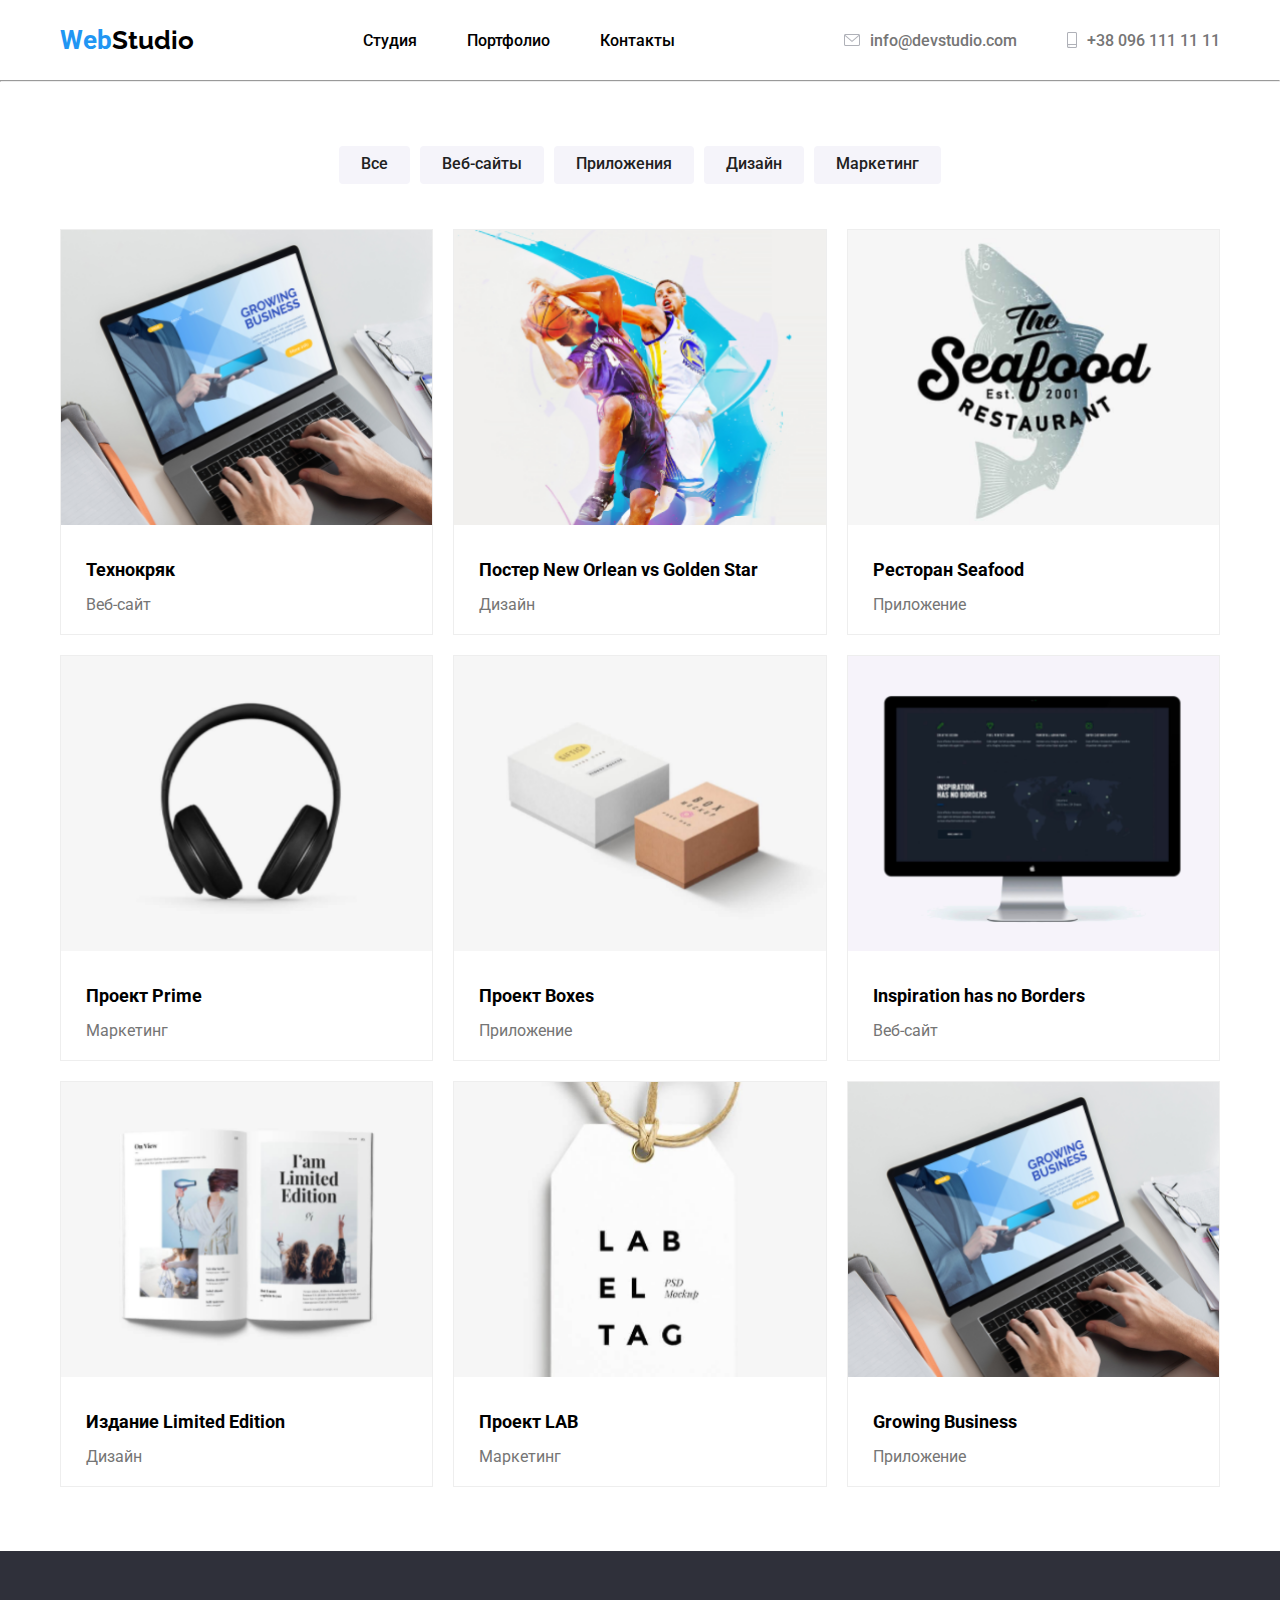
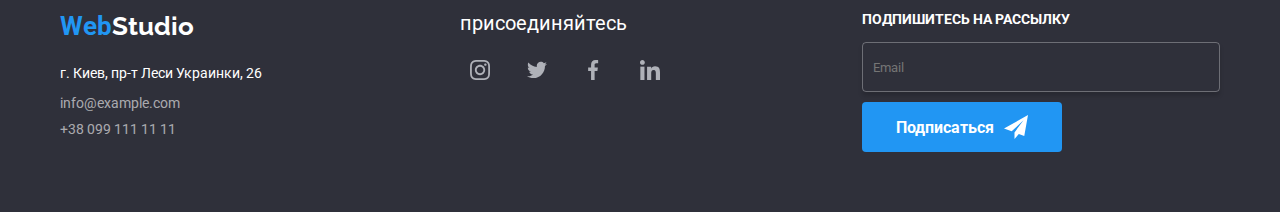
<file: portfolio.html>
<!DOCTYPE html>
<html lang="en">
<head>
   <meta charset="UTF-8">
   <meta name="viewport" content="width=device-width, initial-scale=1.0">
   <title>Web Studio</title>
   <link rel="icon" href="./icons/WebStudio.svg">
   <link rel="stylesheet" href="portfolio.css">
</head>
<body>
   <header class="header">
      <div class="container">
         <nav class="navbar">
            <div class="logo">
                  <a href="#"><span>Web</span>Studio</a>
            </div>
            <div class="navbar-center">
               <img src="icons/hamburger-menu.svg" alt="">
               <a class="nav-link" href="index.html">Студия</a>
               <a class="nav-link" href="#">Портфолио</a>
               <a class="nav-link" href="#">Контакты</a>
            </div>
            <div class="navbar-number">
               <a class="nav-link email" href="">
                  <svg class="ico" width="16.000000" height="12.000000" viewBox="0 0 16 12" fill="none" xmlns="http://www.w3.org/2000/svg" xmlns:xlink="http://www.w3.org/1999/xlink">
                     <desc>
                        Created with Pixso.
                     </desc>
                     <defs/>
                     <path id="envelope (hover)" d="M14.5 0L1.5 0C0.67 0 0 0.67 0 1.5L0 10.5C0 11.32 0.67 12 1.5 12L14.5 12C15.32 12 16 11.32 16 10.5L16 1.5C16 0.67 15.32 0 14.5 0ZM14.5 1C14.56 1 14.63 1.01 14.69 1.03L8 6.83L1.3 1.03C1.36 1.01 1.43 1 1.5 1L14.5 1ZM14.5 11L1.5 11C1.22 11 1 10.77 1 10.5L1 2.09L7.67 7.87C7.76 7.95 7.88 8 8 8C8.11 8 8.23 7.95 8.32 7.87L15 2.09L15 10.5C15 10.77 14.77 11 14.5 11Z" fill="currentColor" fill-opacity="1.000000" fill-rule="nonzero"/>
                  </svg>
                  info@devstudio.com</a>
               <a class="nav-link" href="">
                  <svg class="ico" width="10.000000" height="16.000000" viewBox="0 0 10 16" fill="none" xmlns="http://www.w3.org/2000/svg" xmlns:xlink="http://www.w3.org/1999/xlink">
                     <desc>
                        Created with Pixso.
                     </desc>
                     <defs/>
                     <path d="M8.5 0L1.5 0C0.67 0 0 0.67 0 1.5L0 14.5C0 15.32 0.67 16 1.5 16L8.5 16C9.32 16 10 15.32 10 14.5L10 1.5C10 0.67 9.32 0 8.5 0ZM1.5 1L8.5 1C8.77 1 9 1.22 9 1.5L9 12L1 12L1 1.5C1 1.22 1.22 1 1.5 1ZM8.5 15L1.5 15C1.22 15 1 14.77 1 14.5L1 13L9 13L9 14.5C9 14.77 8.77 15 8.5 15Z" fill="currentColor" fill-opacity="1.000000" fill-rule="nonzero"/>
                     <path d="M2.35 13.73C2.54 13.92 2.54 14.21 2.35 14.39C2.15 14.58 1.84 14.58 1.64 14.39C1.45 14.21 1.45 13.92 1.64 13.73C1.84 13.55 2.15 13.55 2.35 13.73Z" fill="currentColor" fill-opacity="1.000000" fill-rule="nonzero"/>
                  </svg>
                  +38 096 111 11 11</a>
            </div>
         </nav>
      </div>
   </header>
   <hr>
   <main>
      <div class="container">
         <div class="portfolio-menu">
            <div class="menu-link">
               <a href="#">Все</a>
            </div>
            <div class="menu-link">
               <a href="#">Веб-сайты</a>
            </div>
            <div class="menu-link">
               <a href="#">Приложения</a>
            </div>
            <div class="menu-link">
               <a href="#">Дизайн</a>
            </div>
            <div class="menu-link">
               <a href="#">Маркетинг</a>
            </div>
         </div>
         <div class="portfolio-content">
            <div class="portfolio-item">
               <!-- <div class="portfolio-item-hover">
                  <p class="portfolio-item-hover-text">Ресурс предлагает комплексные предложения с разным уровнем функционала и сервисов. Все это позволит посетителю получить исчерпывающие сведения о компании или частном лице.</p>
               </div> -->
               <img src="portfolio-img/img (9).png" alt="">
               <div class="m-item-p">
                  <h3 class="p-item-title">Технокряк</h3>
                  <h4 class="p-item-subtitle first">Веб-сайт</h4>
               </div>
            </div>
            <div class="portfolio-item">
               <!-- <div class="portfolio-item-hover">
                  <p class="portfolio-item-hover-text">Ресурс предлагает комплексные предложения с разным уровнем функционала и сервисов. Все это позволит посетителю получить исчерпывающие сведения о компании или частном лице.</p>
               </div> -->
               <img src="portfolio-img/img (2).png" alt="">
               <div class="m-item-p">
                  <h3 class="p-item-title">Постер New Orlean vs Golden Star</h3>
                  <h4 class="p-item-subtitle">Дизайн</h4>
               </div>
            </div>
            <div class="portfolio-item">
               <!-- <div class="portfolio-item-hover">
                  <p class="portfolio-item-hover-text">Ресурс предлагает комплексные предложения с разным уровнем функционала и сервисов. Все это позволит посетителю получить исчерпывающие сведения о компании или частном лице.</p>
               </div> -->
               <img src="portfolio-img/img (3).png" alt="">
               <div class="m-item-p">
                  <h3 class="p-item-title">Ресторан Seafood</h3>
                  <h4 class="p-item-subtitle">Приложение</h4>
               </div>
            </div>
            <div class="portfolio-item">
               <!-- <div class="portfolio-item-hover">
                  <p class="portfolio-item-hover-text">Ресурс предлагает комплексные предложения с разным уровнем функционала и сервисов. Все это позволит посетителю получить исчерпывающие сведения о компании или частном лице.</p>
               </div> -->
               <img src="portfolio-img/img (4).png" alt="">
               <div class="m-item-p">
                  <h3 class="p-item-title">Проект Prime</h3>
                  <h4 class="p-item-subtitle">Маркетинг</h4>
               </div>
            </div>
            <div class="portfolio-item">
               <!-- <div class="portfolio-item-hover">
                  <p class="portfolio-item-hover-text">Ресурс предлагает комплексные предложения с разным уровнем функционала и сервисов. Все это позволит посетителю получить исчерпывающие сведения о компании или частном лице.</p>
               </div> -->
               <img src="portfolio-img/img (5).png" alt="">
               <div class="m-item-p">
                  <h3 class="p-item-title">Проект Boxes</h3>
                  <h4 class="p-item-subtitle">Приложение</h4>
               </div>
            </div>
            <div class="portfolio-item">
               <!-- <div class="portfolio-item-hover">
                  <p class="portfolio-item-hover-text">Ресурс предлагает комплексные предложения с разным уровнем функционала и сервисов. Все это позволит посетителю получить исчерпывающие сведения о компании или частном лице.</p>
               </div> -->
               <img src="portfolio-img/img (6).png" alt="">
               <div class="m-item-p">
                  <h3 class="p-item-title">Inspiration has no Borders</h3>
                  <h4 class="p-item-subtitle">Веб-сайт</h4>
               </div>
            </div>
            <div class="portfolio-item">
               <!-- <div class="portfolio-item-hover">
                  <p class="portfolio-item-hover-text">Ресурс предлагает комплексные предложения с разным уровнем функционала и сервисов. Все это позволит посетителю получить исчерпывающие сведения о компании или частном лице.</p>
               </div> -->
               <img src="portfolio-img/img (7).png" alt="">
               <div class="m-item-p">
                  <h3 class="p-item-title">Издание Limited Edition</h3>
                  <h4 class="p-item-subtitle">Дизайн</h4>
               </div>
            </div>
            <div class="portfolio-item">
               <!-- <div class="portfolio-item-hover">
                  <p class="portfolio-item-hover-text">Ресурс предлагает комплексные предложения с разным уровнем функционала и сервисов. Все это позволит посетителю получить исчерпывающие сведения о компании или частном лице.</p>
               </div> -->
               <img src="portfolio-img/img (8).png" alt="">
               <div class="m-item-p">
                  <h3 class="p-item-title">Проект LAB</h3>
                  <h4 class="p-item-subtitle">Маркетинг</h4>
               </div>
            </div>
            <div class="portfolio-item">
               <div class="portfolio-item-hover">
                  <p class="portfolio-item-hover-text">Ресурс предлагает комплексные предложения с разным уровнем функционала и сервисов. Все это позволит посетителю получить исчерпывающие сведения о компании или частном лице.</p>
               </div>
               <img src="portfolio-img/img (9).png" alt="">
               <div class="m-item-p">
                  <h3 class="p-item-title">Growing Business</h3>
                  <h4 class="p-item-subtitle">Приложение</h4>
               </div>
            </div>
         </div>
      </div>
   </main>
   <footer class="footer">
      <div class="container f-content">
         <div class="footer-content">
            <div class="footer-items f-left">
               <div class="logo footer-logo">
                  <a href="#"><span>Web</span>Studio</a>
               </div>
               <div class="logo-p">
                  <div class="p-title">г. Киев, пр-т Леси Украинки, 26</div>
                  <div class="p-info">info@example.com </div>
                  <div class="p-info">+38 099 111 11 11 </div>
               </div>
            </div>
            <div class="footer-items">
               <div class="socials-title">присоединяйтесь</div>
               <div class="social-icons footer-social">
                  <div class="icon">
                     <a target="_blank" href="">
                        <svg class="ico " width="20.000000" height="20.000000" viewBox="0 0 20 20" fill="none" xmlns="http://www.w3.org/2000/svg" xmlns:xlink="http://www.w3.org/1999/xlink">
                              <desc>
                                 Created with Pixso.
                              </desc>
                              <defs>
                                 <clipPath id="clip1_7558">
                                    <rect id="instagram 2" width="20.000000" height="20.000000" fill="white" fill-opacity="0"/>
                                 </clipPath>
                              </defs>
                              <rect id="instagram 2" width="20.000000" height="20.000000" fill="#FFFFFF" fill-opacity="0"/>
                              <g clip-path="url(#clip1_7558)">
                                 <path id="Vector" d="M19.98 5.88C19.93 4.81 19.76 4.08 19.51 3.45C19.26 2.78 18.87 2.18 18.35 1.67C17.85 1.17 17.25 0.77 16.58 0.52C15.95 0.28 15.22 0.1 14.16 0.06C13.09 0.01 12.75 0 10.03 0C7.32 0 6.98 0.01 5.91 0.05C4.85 0.1 4.12 0.27 3.48 0.52C2.81 0.77 2.21 1.16 1.71 1.67C1.2 2.18 0.81 2.78 0.56 3.44C0.31 4.08 0.14 4.81 0.09 5.87C0.04 6.94 0.03 7.28 0.03 10C0.03 12.71 0.04 13.05 0.09 14.12C0.14 15.18 0.31 15.91 0.55 16.55C0.81 17.22 1.2 17.82 1.71 18.32C2.21 18.83 2.82 19.22 3.48 19.47C4.12 19.72 4.84 19.89 5.91 19.94C6.97 19.98 7.31 19.99 10.03 19.99C12.74 19.99 13.08 19.98 14.15 19.94C15.21 19.89 15.94 19.72 16.58 19.47C17.92 18.95 18.98 17.89 19.5 16.55C19.75 15.91 19.92 15.18 19.97 14.12C20.01 13.05 20.03 12.71 20.03 10C20.03 7.28 20.02 6.94 19.98 5.88ZM18.17 14.04C18.13 15.02 17.97 15.54 17.83 15.9C17.49 16.77 16.8 17.46 15.93 17.8C15.58 17.93 15.05 18.1 14.08 18.14C13.02 18.19 12.7 18.2 10.04 18.2C7.37 18.2 7.05 18.19 6 18.14C5.02 18.1 4.49 17.93 4.14 17.8C3.71 17.64 3.31 17.38 2.99 17.05C2.66 16.72 2.41 16.33 2.25 15.9C2.11 15.55 1.94 15.02 1.9 14.04C1.85 12.99 1.84 12.67 1.84 10C1.84 7.34 1.85 7.02 1.9 5.96C1.94 4.99 2.11 4.46 2.25 4.11C2.41 3.68 2.66 3.28 3 2.96C3.32 2.63 3.71 2.37 4.14 2.21C4.5 2.08 5.03 1.91 6 1.87C7.05 1.82 7.37 1.81 10.04 1.81C12.71 1.81 13.03 1.82 14.08 1.87C15.06 1.91 15.58 2.08 15.94 2.21C16.37 2.37 16.76 2.63 17.08 2.96C17.42 3.28 17.67 3.68 17.83 4.11C17.97 4.46 18.13 4.99 18.17 5.96C18.22 7.02 18.23 7.34 18.23 10C18.23 12.67 18.22 12.99 18.17 14.04Z" fill="currentColor" fill-opacity="1.000000" fill-rule="nonzero"/>
                                 <path id="Vector" d="M10.03 4.86C7.2 4.86 4.89 7.16 4.89 10C4.89 12.83 7.2 15.13 10.03 15.13C12.87 15.13 15.17 12.83 15.17 10C15.17 7.16 12.87 4.86 10.03 4.86ZM10.03 13.33C8.19 13.33 6.7 11.84 6.7 10C6.7 8.16 8.19 6.66 10.03 6.66C11.87 6.66 13.36 8.16 13.36 10C13.36 11.84 11.87 13.33 10.03 13.33Z" fill="currentColor" fill-opacity="1.000000" fill-rule="nonzero"/>
                                 <path id="Vector" d="M16.57 4.66C16.57 5.32 16.04 5.86 15.37 5.86C14.71 5.86 14.17 5.32 14.17 4.66C14.17 3.99 14.71 3.46 15.37 3.46C16.04 3.46 16.57 3.99 16.57 4.66Z" fill="currentColor" fill-opacity="1.000000" fill-rule="nonzero"/>
                              </g>
                        </svg>
                     </a>
                  </div>
                  <div class="icon">
                     <a target="_blank" href="">
                        <svg class="ico foot" width="20.000000" height="20.000000" viewBox="0 0 20 20" fill="none" xmlns="http://www.w3.org/2000/svg" xmlns:xlink="http://www.w3.org/1999/xlink">
                           <desc>
                                    Created with Pixso.
                           </desc>
                           <defs>
                              <clipPath id="clip1_7552">
                                 <rect id="twitter 1" width="20.000000" height="20.000000" fill="white" fill-opacity="0"/>
                              </clipPath>
                           </defs>
                           <rect id="twitter 1" width="20.000000" height="20.000000" fill="#FFFFFF" fill-opacity="0"/>
                           <g clip-path="url(#clip1_7552)">
                              <path id="Vector" d="M20 3.79C19.25 4.12 18.46 4.34 17.63 4.44C18.48 3.93 19.13 3.14 19.44 2.17C18.64 2.65 17.77 2.98 16.84 3.17C16.08 2.37 15.01 1.87 13.84 1.87C11.57 1.87 9.74 3.71 9.74 5.97C9.74 6.3 9.77 6.61 9.84 6.91C6.43 6.74 3.41 5.11 1.39 2.62C1.03 3.23 0.83 3.93 0.83 4.69C0.83 6.11 1.56 7.37 2.65 8.1C1.99 8.09 1.34 7.89 0.8 7.59C0.8 7.6 0.8 7.62 0.8 7.64C0.8 9.63 2.22 11.29 4.08 11.67C3.75 11.76 3.38 11.8 3.01 11.8C2.74 11.8 2.48 11.79 2.23 11.73C2.76 13.36 4.27 14.55 6.06 14.59C4.67 15.68 2.89 16.34 0.98 16.34C0.64 16.34 0.32 16.32 0 16.28C1.81 17.45 3.96 18.12 6.29 18.12C13.83 18.12 17.95 11.87 17.95 6.45C17.95 6.27 17.95 6.1 17.94 5.92C18.75 5.34 19.44 4.62 20 3.79Z" fill="currentColor" fill-opacity="1.000000" fill-rule="nonzero"/>
                           </g>
                        </svg>
                     </a>
                  </div>
                  <div class="icon">
                     <a target="_blank" href="">
                           <svg class="ico" width="20.000000" height="20.000000" viewBox="0 0 20 20" fill="none" xmlns="http://www.w3.org/2000/svg" xmlns:xlink="http://www.w3.org/1999/xlink">
                              <desc>
                                 Created with Pixso.
                              </desc>
                              <defs>
                                 <clipPath id="clip1_7548">
                                       <rect id="facebook 1" width="20.000000" height="20.000000" fill="white" fill-opacity="0"/>
                                 </clipPath>
                              </defs>
                              <rect id="facebook 1" width="20.000000" height="20.000000" fill="#FFFFFF" fill-opacity="0"/>
                              <g clip-path="url(#clip1_7548)">
                                 <path id="Vector" d="M13.33 3.32L15.15 3.32L15.15 0.14C14.84 0.09 13.75 0 12.49 0C9.86 0 8.06 1.65 8.06 4.69L8.06 7.5L5.15 7.5L5.15 11.05L8.06 11.05L8.06 20L11.62 20L11.62 11.05L14.4 11.05L14.85 7.5L11.62 7.5L11.62 5.05C11.62 4.02 11.89 3.32 13.33 3.32Z" fill="currentColor" fill-opacity="1.000000" fill-rule="nonzero"/>
                              </g>
                           </svg>

                     </a>
                  </div>
                  <div class="icon">
                     <a target="_blank" href="">
                        <svg class="ico" width="20.000000" height="20.000000" viewBox="0 0 20 20" fill="none" xmlns="http://www.w3.org/2000/svg" xmlns:xlink="http://www.w3.org/1999/xlink">
                           <desc>
                                    Created with Pixso.
                           </desc>
                           <defs>
                              <clipPath id="clip1_7542">
                                    <rect id="linkedin 1" width="20.000000" height="20.000000" fill="white" fill-opacity="0"/>
                              </clipPath>
                           </defs>
                           <rect id="linkedin 1" width="20.000000" height="20.000000" fill="#FFFFFF" fill-opacity="0"/>
                           <g clip-path="url(#clip1_7542)">
                              <path id="Vector" d="M19.99 20L19.99 19.99L20 19.99L20 12.66C20 9.07 19.22 6.31 15.03 6.31C13.01 6.31 11.66 7.41 11.11 8.46L11.05 8.46L11.05 6.64L7.07 6.64L7.07 19.99L11.21 19.99L11.21 13.38C11.21 11.64 11.54 9.96 13.7 9.96C15.82 9.96 15.85 11.95 15.85 13.49L15.85 20L19.99 20Z" fill="currentColor" fill-opacity="1.000000" fill-rule="nonzero"/>
                              <path id="Vector" d="M0.33 6.64L4.47 6.64L4.47 19.99L0.33 19.99L0.33 6.64Z" fill="currentColor" fill-opacity="1.000000" fill-rule="nonzero"/>
                              <path id="Vector" d="M2.4 0C1.07 0 0 1.07 0 2.4C0 3.72 1.07 4.82 2.4 4.82C3.72 4.82 4.8 3.72 4.8 2.4C4.8 1.07 3.72 0 2.4 0L2.4 0Z" fill="currentColor" fill-opacity="1.000000" fill-rule="nonzero"/>
                           </g>
                        </svg>
                     </a>
                  </div>
               </div>
            </div>
         </div>
         <div class="footer-items footer-form">
            <div class="form-title">Подпишитесь на рассылку</div>
            <form action="">
               <input type="email" placeholder="Email">
            </form>
            <button class="form-btn">
               Подписаться
               <img src="social-icons/telegram-icon.svg" alt="">
            </button>
         </div>
      </div>
   </footer>
</body>
</html>
</file>
<file: style.css>
@import url('https://fonts.googleapis.com/css2?family=Raleway:ital,wght@0,100..900;1,100..900&display=swap');

@import url('https://fonts.googleapis.com/css2?family=Raleway:ital,wght@0,100..900;1,100..900&family=Roboto:wght@400;500;700&display=swap');

*{
    margin: 0;
    padding: 0;
    box-sizing: border-box;
    text-decoration: none;
    font-family: 'Roboto', sans-serif;
}

/* HEADER START */

.header {
    height: 80px;
    display: flex;
    align-items: center;
}
.navbar {
    display: flex;
    justify-content: space-between;
}
.container {
    max-width: 1200px;
    width: 1200px;
    margin: 0 auto;
    padding-inline: 20px;
}
.logo  {
    display: flex;
    align-items: center;
}
.logo a {
    font-weight: 700;
    font-size: 26px;
    font-family: 'Raleway', sans-serif;
    color: black;
}
span {
    color: rgb(33, 150, 243);
}
.navbar-center, .navbar-number {
    display: flex;
    column-gap: 50px;
    align-items: center;
}
.navbar-center img {
    display: none;
}
.navbar-number a {
    display: flex;
    color: rgb(117, 117, 117)
}
.nav-link {
    color: black;
    font-weight: 500;
    transition: all 0.3s ease;
}
.nav-link svg {
    margin: auto;
    margin-right: 10px;
}
.nav-link:hover {
    color: rgb(33, 150, 243);
}
.nav-link:hover .ico {
    color: rgb(33, 150, 243);
    transition: 0.2s ease;
}
.navbar-number p {
    font-weight: 500;
    color: rgb(117, 117, 117);
}

/* HEADER END */

/* HERO START */

.hero {
    position: relative;
    background:linear-gradient(rgba(47, 48, 58, 0.6), rgba(47, 48, 58, 0.6)), url(img/hero.bg.jpg) center/cover no-repeat;
    width: 100%;
    height: 70vh;
    margin-bottom: 95px;
}
.hero-item {
    display: flex;
    justify-content: center;
    align-items: center;
}
.hero-title {
    color: rgb(255, 255, 255);
    font-size: 44px;
    font-weight: 900;
    line-height: 60px;
    padding-top: 200px;
    padding-bottom: 30px;
    text-align: center;
    text-transform: uppercase;
}
.button-pl {
    height: 50px;
    display: flex;
    justify-content: center;
    margin: auto;
}
.hero-btn {
    color: rgb(255, 255, 255);
    width: 200px;
    height: 50px;
    outline: none;
    border: none;
    border-radius: 4px;
    box-shadow: 0px 4px 4px 0px rgba(0, 0,  
    0, 0.15);
    background: rgb(33, 150, 243);
    text-align: center;
    font-weight: 500;
    font-size: 16px;
    transition: 0.3s ease;
}
.hero-btn:hover {
    opacity: 0.8;
}
/* HERO END */

/* FEATURE START */

.feature-content {
    display: grid;
    grid-template-columns: repeat(4, 1fr);
    gap: 30px;
    margin-bottom: 5em;
}
.feature-item {
    width: 100%;
    margin: auto;
}
.icon-pl {
    display: flex;
    justify-content: center;
    align-items: center;
    /* width: 270px; */
    height: 120px;
    background-color: rgb(245, 244, 250);
}
.f-item-title {
    margin: 20px 0 10px;
    color: rgb(33, 33, 33);
    font-size: 14px;
    font-weight: 700;
    line-height: 16px;
    text-transform: uppercase;
}
.f-item-p {
    color: rgb(117, 117, 117);
    font-size: 14px;
    font-weight: 400;
    line-height: 24px;
}

/* FEATURE END */

/* ABOUT START */

.about-content {
    display: grid;
    grid-template-columns: repeat(3, 1fr);
    gap: 30px;
    margin-bottom: 95px;
}
.about-item {
    position: relative;
    height: 100%;
    width: 100%;
}
.about-item img {
    width: 100%;
    height: 100%;
}
.about-title {
    color: rgb(33, 33, 33);
    font-size: 36px;
    font-weight: 700;
    text-align: center;
    margin-bottom: 50px;
}
.liner-gr {
    position: relative;
    top: -73px;
    background: linear-gradient(rgba(47, 48, 58, 0.8), rgba(47, 48, 58, 0.8));
    height: 70px;
    width: 100%;
}
.img-title {
    position: absolute;
    top: 50%;
    left: 50%;
    width: 200px;
    transform: translate(-50%, -50%);
    font-size: 14px;
    font-weight: 700;
    color: white;
    font-weight: 500;
    text-transform: uppercase;
}

/* ABOUT END */

/* OUR TEAM START */

.our-team {
    background-color: rgb(245, 244, 250);
}
.team {
    padding-block: 95px;
}
.team-content {
    display: grid;
    grid-template-columns: repeat(4, 1fr);
    gap: 30px;
}
.team-item {
    background-color: rgb(255, 255, 255);
}
.team-item img {
    width: 100%;
}
.team-title {
    font-weight: 700;
    margin-bottom: 50px;
    text-align: center;
    font-size: 36px;
}
.t-item-title {
    margin-top: 30px;
    margin-bottom: 10px;
    text-align: center;
    font-weight: 500;
}
.sub-title {
    color: rgb(117, 117, 117);
    font-size: 16px;
    font-weight: 400;
    text-align: center;
    margin-bottom: 16px;
}
.ivanov {
    height: 260px;
    object-fit: cover;
}
.social-icons {
    width: 210px;
    height: 45px;
    margin: auto;
    margin-bottom: 30px;
    display: flex;justify-content: space-between;
}
.icon {
    width: 40px;
    height: 40px;
    border-radius: 50%;
    display: flex;justify-content: center;
    align-items: center;
    transition: 0.2s ease;
}
.icon:hover {
    background-color: rgb(33, 150, 243);
}
.ico {
    display: flex;
    justify-content: center;
    align-items: center;
    color: #AFB1B8;
}
.icon:hover .ico{
    color: rgb(255, 255, 255);
}

/* OUR TEAM END */

/* CLIENTS START */

.clients {
    padding-block: 95px;
}
.clients-title {
    text-align: center;
    color: rgb(33, 33, 33);
    font-size: 36px;
    font-weight: 700;
    margin-bottom: 50px;
}
.client-content {
    display: grid;
    grid-template-columns: repeat(6, 1fr);
    gap: 30px;
}
.client-item {
    width: 100%;
    height: 90px;
    border: 1px solid rgb(175, 177, 184);
    border-radius: 5px;
    display: flex;
    justify-content: center;
    align-items: center;
    transition: all 0.2s ease;
}
.client-item svg {
    color: #AFB1B8;
    transition: all 0.2s ease;
}
.client-item:hover {
    border: 1px solid rgb(33, 150, 243);
    transition: 0.2s ease;
}
.client-item:hover svg {
    color: rgb(33, 150, 243);
    transition: 0.2s ease;
}

/* CLIENTS END */

/* FOOTER START */

.footer {
    background-color: rgb(47, 48, 58);
    color: white;
    padding-block: 60px;
}
.f-content {
    display: flex;
    justify-content: space-between;
}
.footer-content {
    display: grid;
    grid-template-columns: repeat(2, 1fr);
    gap: 190px;
}
.p-title {
    margin-bottom: 10px;
}
.footer-logo {
    margin-bottom: 20px;
}
.footer-logo a{
    color: white;
}
.p-info {
    margin-bottom: 10px;
}
.p-title {
    font-size: 14px;
    font-weight: 400;
    line-height: 24px;
}
.p-info {
    color: rgba(255, 255, 255, 0.6);
    font-size: 14px;
    font-weight: 400;
}
.footer-social {
    margin: 0;
}
.socials-title {
    margin-bottom: 15px;
    font-size: 20px;
}
.form-title {
    font-size: 14px;
    font-weight: 700;
    text-transform: uppercase;
    margin-bottom: 15px;
}
input {
    width: 358px;
    height: 50px;
    box-sizing: border-box;
    border: 1px solid rgba(255, 255, 255, 0.3);
    border-radius: 4px;

    box-shadow: 0px 4px 4px 0px rgba(0, 0, 0, 0.15);
    background: rgba(33, 150, 243, 0);
    color: rgba(255, 255, 255, 0.6);
    padding-left: 10px;
    margin-bottom: 10px;
}
.form-btn {
    border-radius: 4px;
    background: rgb(33, 150, 243);
    width: 200px;
    height: 50px;
    display: flex;
    align-items: center;
    justify-content: center;
    border: none;

    font-size: 16px;
    font-weight: 700;
    color: white;
    transition: 0.2s ease;
}
.form-btn img {
    margin-left: 10px;
}
.form-btn:hover {
    opacity: 0.8;
}

/* FOOTER END */

/* MEDIA */
@media (max-width: 1200px){
    .container {
        width: 1000px;
    }
    .feature-content {
        grid-template-columns: repeat(2, 1fr);
        row-gap: 50px;
    }
    .about-content {
        grid-template-columns: repeat(2, 1fr);
    }
    .about-item {
        margin: auto;
    }
    .team-content {
        grid-template-columns: repeat(2, 1fr);
    }
    .ivanov {
        height: 72%;
    }
    .client-content {
        grid-template-columns: repeat(3, 1fr);
    }
    .f-content {
        display: flex;
        flex-direction: column;
    }
    .footer-content {
        grid-template-columns: repeat(2, 1fr);
        margin-bottom: 60px;
    }
    .footer-logo {
        padding-left: 35px;
    }
    .f-left {
        margin: auto;
        text-align: center;
    }
    .footer-form {
        margin: auto;
        text-align: center;
    }
    .form-btn {
        margin: auto;
    }
    .socials-title {
        text-align: center;
    }
    .footer-social {
        margin: auto;
    }
}
@media(max-width:1000px){
    .container {
        width: 800px;
    }
    .navbar-number {
        display: flex;
        align-items: start;
        flex-direction: column;
        row-gap: 10px;
    }
    .about-content {
        display: grid;
        grid-template-columns: repeat(2, 1fr);
    }
    .ivanov {
        height: 67%;
    }
}
@media(max-width:800px) {
    .container {
        width: 750px;
    }
    .nav-link {
        display: none;
    }
    .navbar-number {
        display: none;
    }
    .navbar-center img{
        display: block;
    }
    /* .feature-content {
        grid-template-columns: repeat(1, 1fr);
        row-gap: 35px;
    }
    .f-item-title {
        text-align: center;
    }
    .about-content {
        grid-template-columns: repeat(1, 1fr);
    }
    .team-content {
        grid-template-columns: repeat(1, 1fr);
    }
    .client-content {
        grid-template-columns: repeat(2, 1fr);
    }
    .footer-content {
        grid-template-columns: repeat(1, 1fr);
        gap: 60px;
        margin-bottom: 60px;
    } */
}
@media(max-width:750px) {
    .container {
        width: 700px;
    }
}
@media(max-width:700px) {
    .container {
        width: 650px;
    }
}
@media(max-width:650px) {
    .container {
        width: 600px;
    }
}
@media(max-width:600px) {
    .container {
        width: 550px;
    }
    .footer-content {
        gap: 150px;
    }
}
@media(max-width:550px) {
    .container {
        width: 500px;
    }
    .footer-content {
        gap: 100px;
    }
}
@media(max-width:500px) {
    .container {
        width: 450px;
    }
    input {
        width: 330px;
    }
}
@media(max-width:450px) {
    .container {
        width: 400px;
    }
    input {
        width: 310px;
    }
}
@media(max-width:400px) {
    .container {
        width: 380px;
    }
}
@media(max-width:380px) {
    .container {
        width: 350px;
    }
    .hero-title {
        font-style: 30px;
    }
}
@media(max-width:350px) {
    .container {
        width: 330px;
    }
    input {
        width: 290px;
    }
}
@media(max-width:330px) {
    .container {
        width: 320px;
    }
}
@media(max-width:320px) {
    .container {
        width: 310px;
    }
    input {
        width: 280px;
    }
}
</file>
<file: portfolio.css>
@import url('https://fonts.googleapis.com/css2?family=Raleway:ital,wght@0,100..900;1,100..900&display=swap');

@import url('https://fonts.googleapis.com/css2?family=Roboto:wght@400;500;700&display=swap');

* {
   padding: 0;
   margin: 0;
   box-sizing: border-box;
   font-family: 'Roboto', sans-serif;
   text-decoration: none;
}

main {
   padding-block: 5vw;
}
.container {
   width: 1200px;
   margin: 0 auto;
   margin-inline: 20px;
}

/* HEADER START */

.header {
   height: 80px;
   display: flex;
   align-items: center;
}
.navbar {
   display: flex;
   justify-content: space-between;
}
.logo  {
   display: flex;
   align-items: center;
}
.logo a {
   font-weight: 700;
   font-size: 26px;
   font-family: 'Raleway', sans-serif;
   color: black;
}
span {
   color: rgb(33, 150, 243);
}
.navbar-center, .navbar-number {
   display: flex;
   column-gap: 50px;
   align-items: center;
}
.navbar-center img {
   display: none;
}
.navbar-number a {
   display: flex;
   color: rgb(117, 117, 117)
}
.nav-link {
   color: black;
   font-weight: 500;
   transition: all 0.3s ease;
}
.nav-link svg {
   margin: auto;
   margin-right: 10px;
}
.nav-link:hover {
   color: rgb(33, 150, 243);
   transition: 0.3s ease;
}
.nav-link:hover .ico {
   color: rgb(33, 150, 243);
   transition: 0.2s ease;
}
.navbar-number p {
   font-weight: 500;
   color: rgb(117, 117, 117);
}

/* HEADER END */

hr {
   background-color: rgb(255, 255, 255);
   color: rgb(255, 255, 255);
}

/* MAIN */

.container {
   width: 1200px;
   margin: 0 auto;
   padding-inline: 20px;
}
.portfolio-content {
   display: grid;
   grid-template-columns: repeat(3, 1fr);
   gap: 20px;
   margin-top: 45px;
}
.portfolio-menu {
   display: flex;
   flex-wrap: wrap;
   justify-content: center;
   gap: 10px;
   margin: auto;
}
.menu-link {
   border-radius: 4px;
   height: 38px;
   background: rgb(245, 244, 250);
   padding: 8px 22px;
   transition: 0.2s ease;
}
.menu-link a {
   margin-top: 3px;
   font-weight: 500;
   color: rgb(33, 33, 33);
}
.menu-link:hover {
   background: rgb(33, 150, 243);
}
.menu-link:hover a {
   color: white;
}
.portfolio-item {
   width: 100%;
   border: 1px solid rgb(238, 238, 238);
   overflow: hidden;
   transition: 0.4s ease;
   position: relative;
}
.portfolio-item:hover {
   box-shadow: 1px 4px 6px 0px rgba(0, 0, 0, 0.16),0px 4px 4px 0px rgba(0, 0, 0, 0.06),0px 1px 1px 0px rgba(0, 0, 0, 0.12);
   margin: auto;
}
.portfolio-item img {
   width: 100%;
   margin-bottom: 10px;
}



.portfolio-item-hover {
   display: none;
   position: absolute;
   top: 0;
   left: 0;
   width: 100%;
   height: calc(100% - 107.8px);
   background: rgba(33, 149, 243, 0.801);
   justify-content: center;
   align-items: center;
   transition: all 0.4s ease;
}

.portfolio-item-hover-text{
   color: white;
   padding-inline: 25px;
   font-size: 18px;
   font-weight: 400;
   line-height: 28px;
}

.portfolio-item:hover .portfolio-item-hover {
   display: flex;
}

.m-item-p {
   padding: 20px 25px;
   width: 322px;
   width: 100%;
}
.p-item-title {
   font-size: 18px;
   font-weight: 700;
   margin-bottom: 15px;
}
.p-item-subtitle {
   color: rgb(117, 117, 117);
   font-size: 16px;
   font-weight: 400;
}

/* FOOTER START */

.footer {
   background-color: rgb(47, 48, 58);
   color: white;
   padding-block: 60px;
}
.f-content {
   display: flex;
   justify-content: space-between;
}
.footer-content {
   display: grid;
   grid-template-columns: repeat(2, 1fr);
   gap: 190px;
}
.p-title {
   margin-bottom: 10px;
   color: white;
}
.footer-logo {
   margin-bottom: 20px;
}
.footer-logo a{
   color: white;
}
.p-info {
   margin-bottom: 10px;
}
.p-title {
   font-size: 14px;
   font-weight: 400;
   line-height: 24px;
}
.p-info {
   color: rgba(255, 255, 255, 0.6);
   font-size: 14px;
   font-weight: 400;
}
.footer-social {
   margin: 0;
}
.socials-title {
   margin-bottom: 15px;
   font-size: 20px;
   color: white;
}
.form-title {
   font-size: 14px;
   font-weight: 700;
   text-transform: uppercase;
   margin-bottom: 15px;
   color: white;
}
input {
   width: 358px;
   height: 50px;
   box-sizing: border-box;
   border: 1px solid rgba(255, 255, 255, 0.3);
   border-radius: 4px;

   box-shadow: 0px 4px 4px 0px rgba(0, 0, 0, 0.15);
   background: rgba(33, 150, 243, 0);
   color: rgba(255, 255, 255, 0.6);
   padding-left: 10px;
   margin-bottom: 10px;
}
.form-btn {
   border-radius: 4px;
   background: rgb(33, 150, 243);
   width: 200px;
   height: 50px;
   display: flex;
   align-items: center;
   justify-content: center;
   border: none;

   font-size: 16px;
   font-weight: 700;
   color: white;
   transition: 0.2s ease;
}
.form-btn img {
   margin-left: 10px;
}
.form-btn:hover {
   opacity: 0.8;
}
.social-icons {
   width: 210px;
   height: 45px;
   margin: auto;
   margin-bottom: 30px;
   display: flex;justify-content: space-between;
}
.icon {
   width: 40px;
   height: 40px;
   border-radius: 50%;
   display: flex;justify-content: center;
   align-items: center;
   transition: 0.2s ease;
   color: rgb(175, 177, 184);
}
.icon:hover {
   background-color: rgb(33, 150, 243);
   color: white;
}
.ico {
   display: flex;
   justify-content: center;
   align-items: center;
   color: #AFB1B8;
}
.icon:hover .ico{
   color: rgb(255, 255, 255);
}

/* FOOTER END */

/* MEDIA */
@media (max-width: 1200px)
{
   .container {
      width: 1000px;
   }
   .portfolio-content {
      display: grid;
      grid-template-columns: repeat(2, 1fr);
      gap: 20px;
   }
   .f-content {
      display: flex;
      flex-direction: column;
   }
   .footer-content {
      grid-template-columns: repeat(2, 1fr);
      margin-bottom: 60px;
   }
   .footer-logo {
      padding-left: 35px;
   }
   .f-left {
      margin: auto;
      text-align: center;
   }
   .footer-form {
      margin: auto;
      text-align: center;
   }
   .form-btn {
      margin: auto;
   }
   .socials-title {
      text-align: center;
   }
   .footer-social {
      margin: auto;
   }
}
@media(max-width:1000px)
{
   main {
      padding-block: 6vw;
   }
   .container {
      width: 800px;
   }
   .portfolio-content {
      display: grid;
      grid-template-columns: repeat(2, 1fr);
      gap: 20px;
   }
   .navbar-number {
      display: flex;
      align-items: start;
      flex-direction: column;
      row-gap: 10px;
   }
}
@media(max-width:800px) {
   main {
      padding-block: 7vw;
   }
   .container {
      width: 600px;
   }
   .portfolio-content {
      display: grid;
      grid-template-columns: repeat(1, 1fr);
      gap: 20px;
   }
   .first {
      margin-bottom: 22px;
   }
   .nav-link {
      display: none;
   }
   .navbar-number {
      display: none;
   }
   .navbar-center img{
      display: block;
   }
   .portfolio-content {
      grid-template-columns: repeat(2, 1fr);
   }
   .f-item-title {
      text-align: center;
   }
   .footer-content {
      grid-template-columns: repeat(1, 1fr);
      gap: 60px;
      margin-bottom: 60px;
   }
}
@media(max-width:600px) {
   main {
      padding-block: 9vw;
   }
   .container {
      width: 550px;
   }
}
@media(max-width:550px) {
   .container {
      width: 500px;
   }
}
@media(max-width:500px) {
   .container {
      width: 450px;
   }
   .portfolio-content {
      display: grid;
      grid-template-columns: repeat(1, 1fr);
      gap: 20px;
   }
   input {
      width: 330px;
   }
}
@media(max-width:450px) {
   .container {
      width: 400px;
   }
   input {
      width: 310px;
   }
}
@media(max-width:400px) {
   .container {
      width: 380px;
   }

}
@media(max-width:380px) {
   .container {
      width: 350px;
   }
   .hero-title {
      font-style: 30px;
   }
}
@media(max-width:350px) {
   .container {
      width: 330px;
      padding-inline: 15px;
   }
   input {
      width: 290px;
   }
}
@media(max-width:330px) {
   .container {
      width: 320px;
   }
}
@media(max-width:320px) {
   .container {
      width: 310px;
   }
   input {
      width: 280px;
   }
}
</file>
